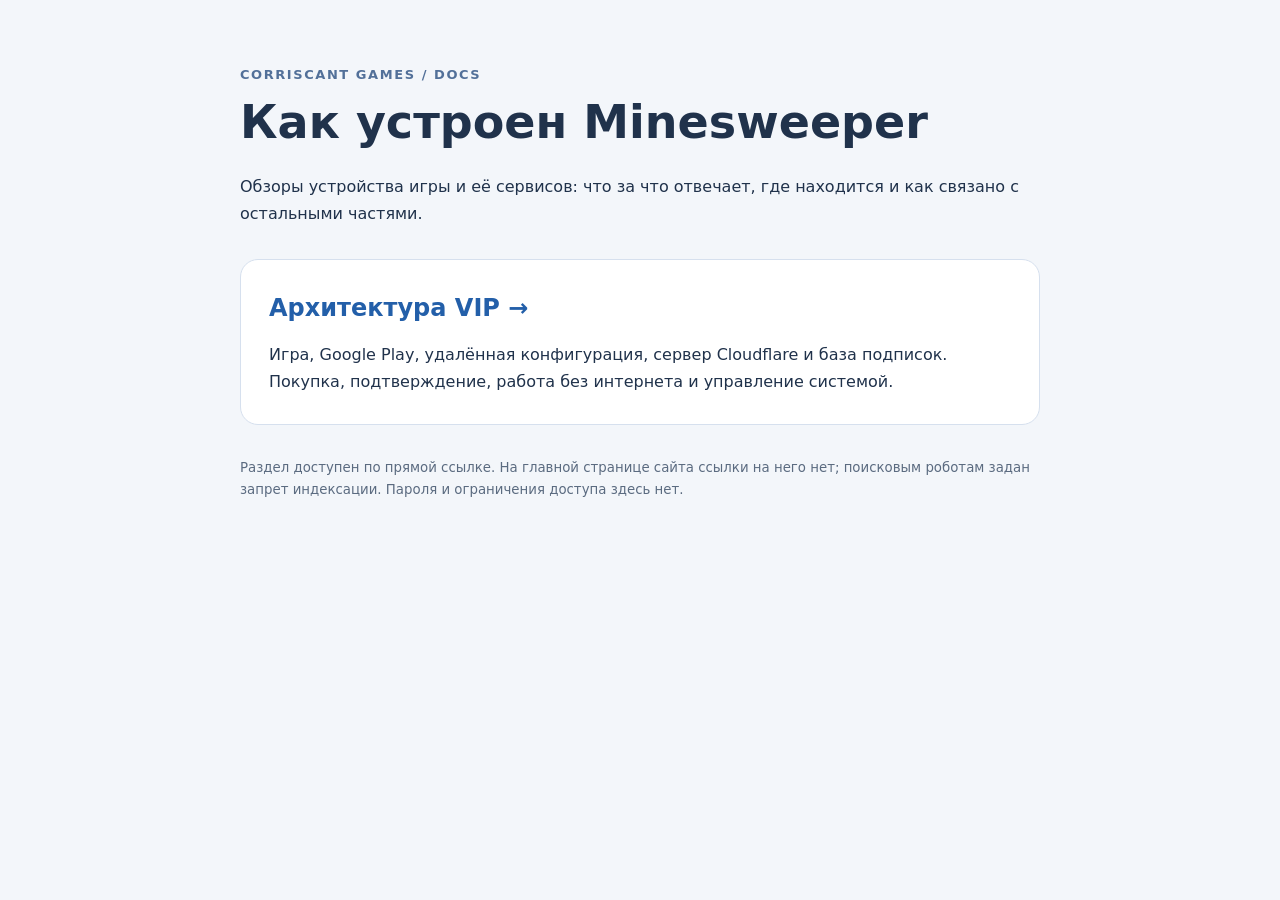
<file: docs/index.html>
<!doctype html>
<html lang="ru">
<head>
  <meta charset="utf-8">
  <meta name="viewport" content="width=device-width, initial-scale=1">
  <meta name="robots" content="noindex, nofollow">
  <title>Документация — Minesweeper</title>
  <style>
    :root { color-scheme: light; font-family: system-ui, sans-serif; color: #20324b; background: #f3f6fa; }
    body { margin: 0; line-height: 1.7; }
    main { max-width: 800px; margin: auto; padding: 64px 24px; }
    h1 { line-height: 1.15; font-size: clamp(30px, 5vw, 46px); margin: 10px 0 24px; }
    .eyebrow { color: #527099; font-size: 13px; font-weight: 700; letter-spacing: .12em; }
    .card { display: block; background: white; border: 1px solid #d6e0ee; border-radius: 18px; padding: 28px; margin: 32px 0; text-decoration: none; color: inherit; }
    .card:hover { border-color: #356cc0; box-shadow: 0 8px 30px #20324b0d; }
    .card:focus-visible { outline: 3px solid #356cc0; outline-offset: 4px; }
    .card h2 { margin: 0 0 12px; color: #235fa9; }
    .card p { margin: 0; }
    small { display: block; color: #5b6b80; }
  </style>
</head>
<body>
  <main>
    <div class="eyebrow">CORRISCANT GAMES / DOCS</div>
    <h1>Как устроен Minesweeper</h1>
    <p>Обзоры устройства игры и её сервисов: что за что отвечает, где находится и как связано с остальными частями.</p>
    <a class="card" href="vip/">
      <h2>Архитектура VIP →</h2>
      <p>Игра, Google Play, удалённая конфигурация, сервер Cloudflare и база подписок. Покупка, подтверждение, работа без интернета и управление системой.</p>
    </a>
    <small>Раздел доступен по прямой ссылке. На главной странице сайта ссылки на него нет; поисковым роботам задан запрет индексации. Пароля и ограничения доступа здесь нет.</small>
  </main>
</body>
</html>
</file>
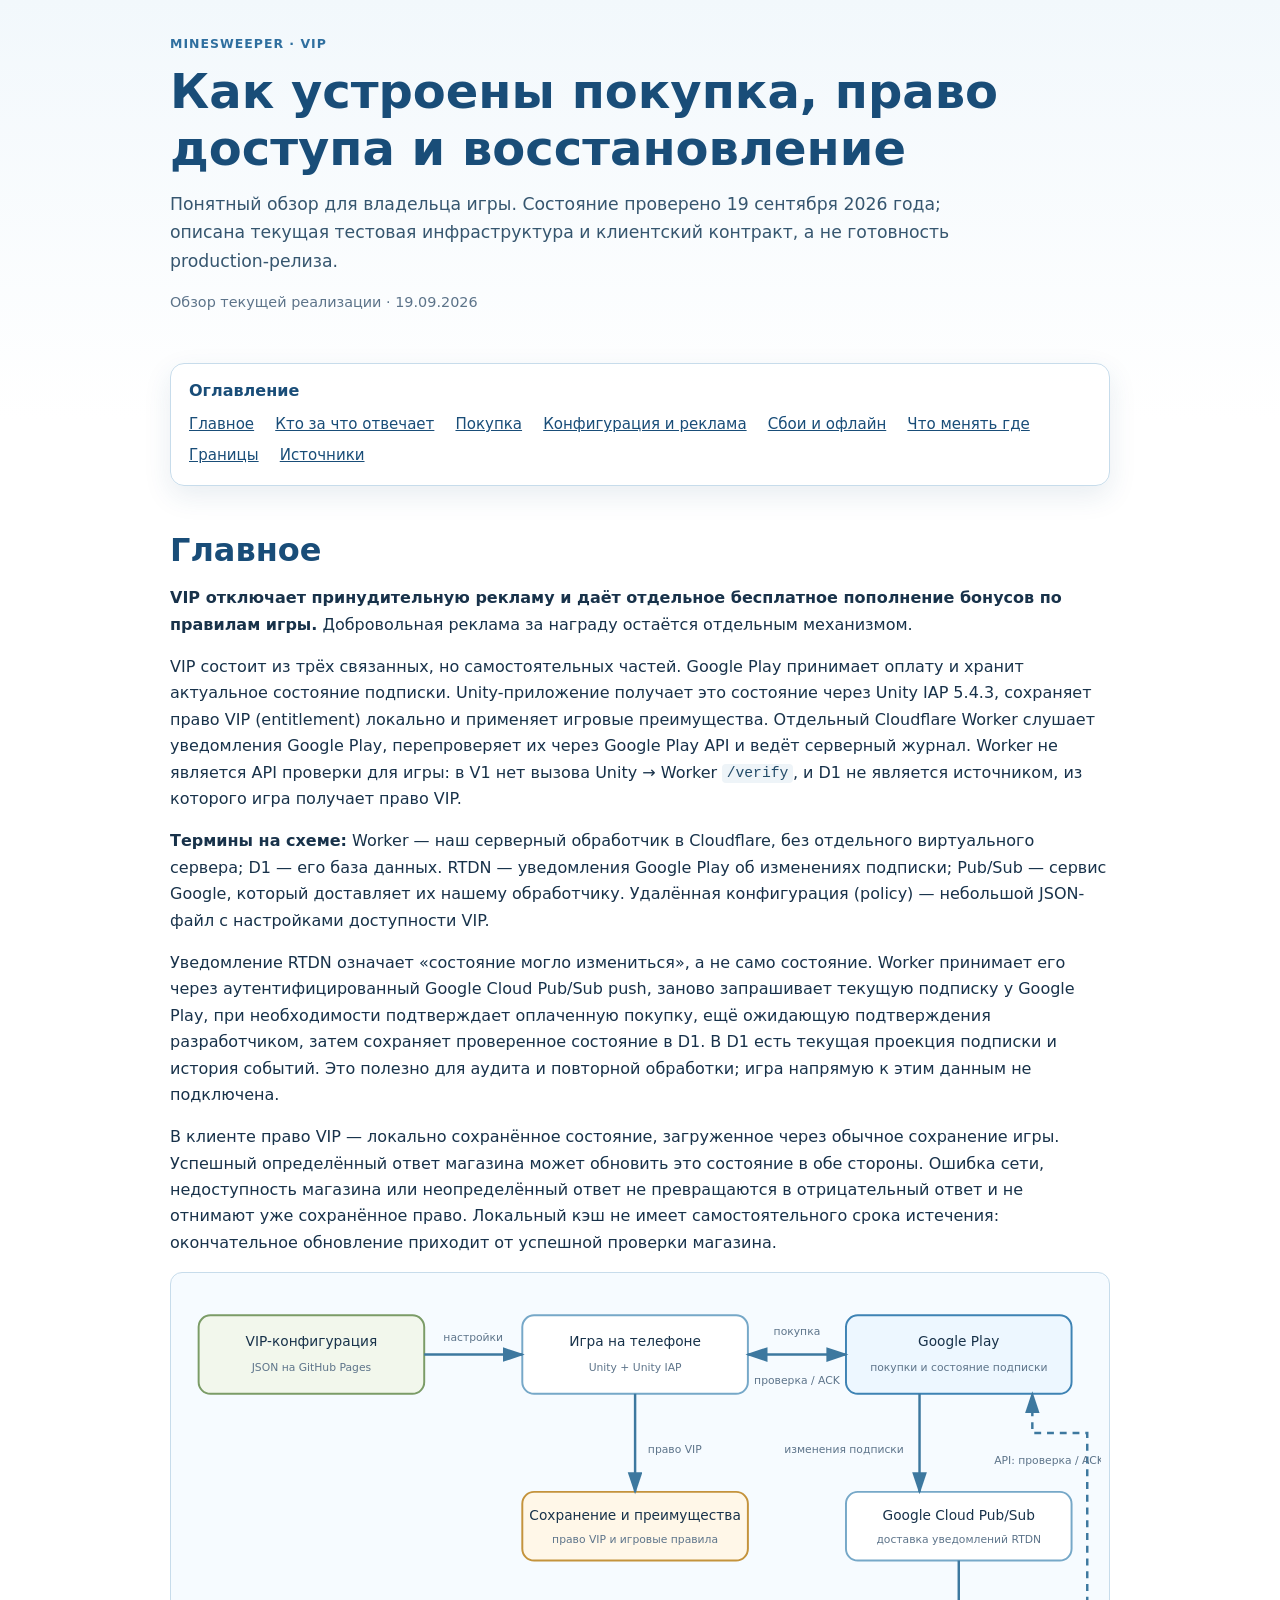
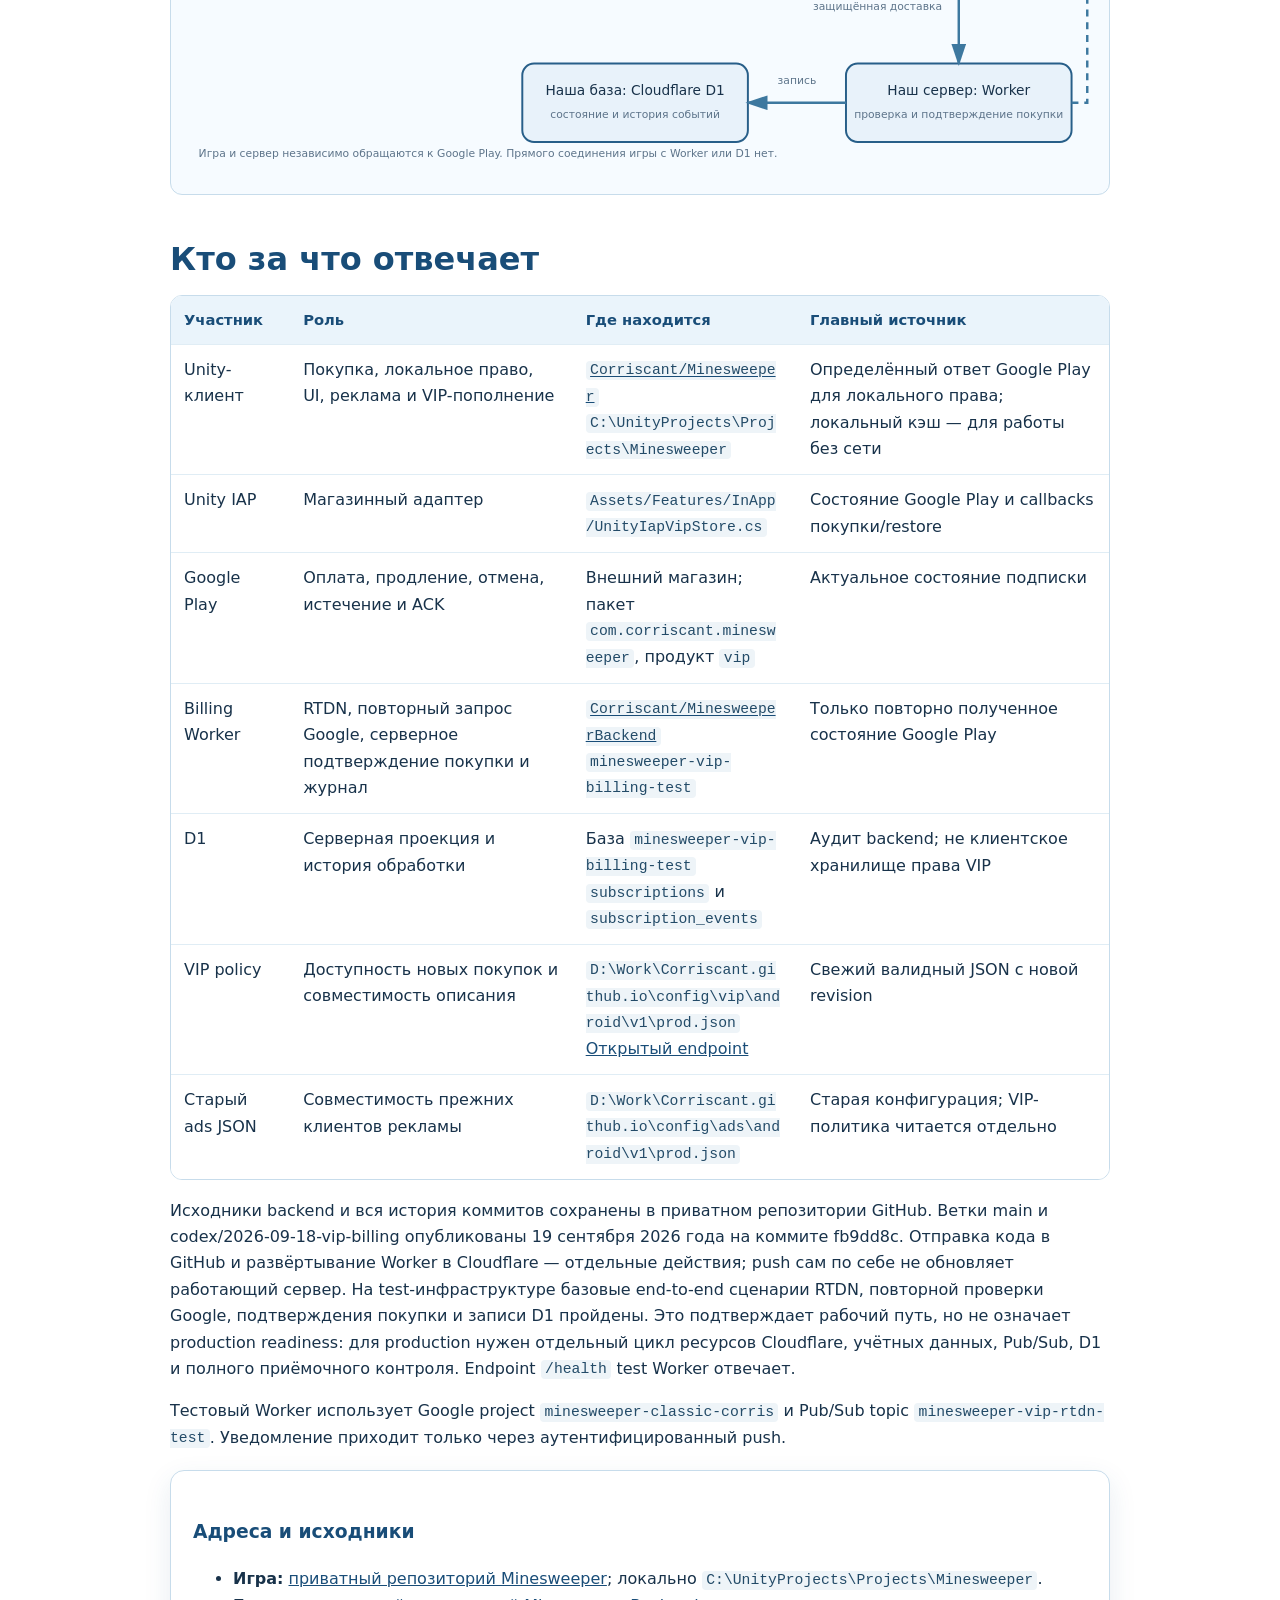
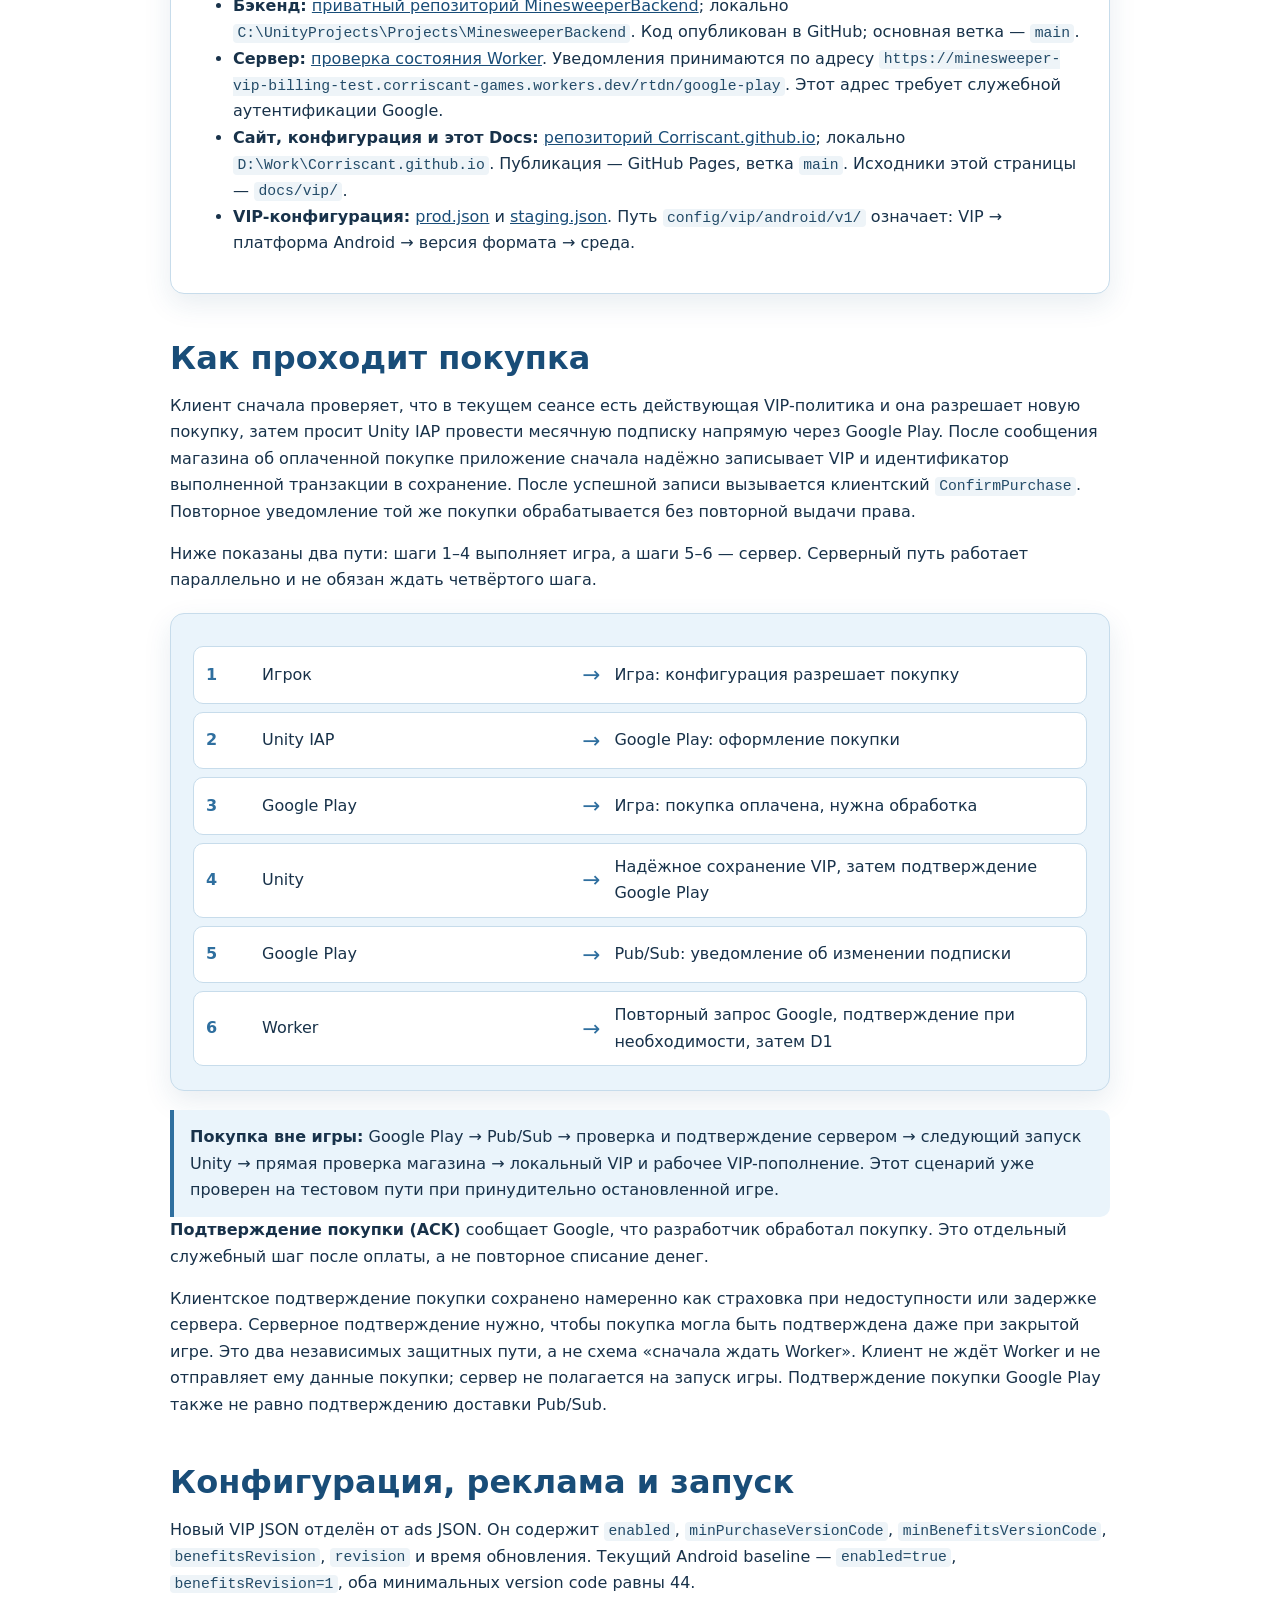
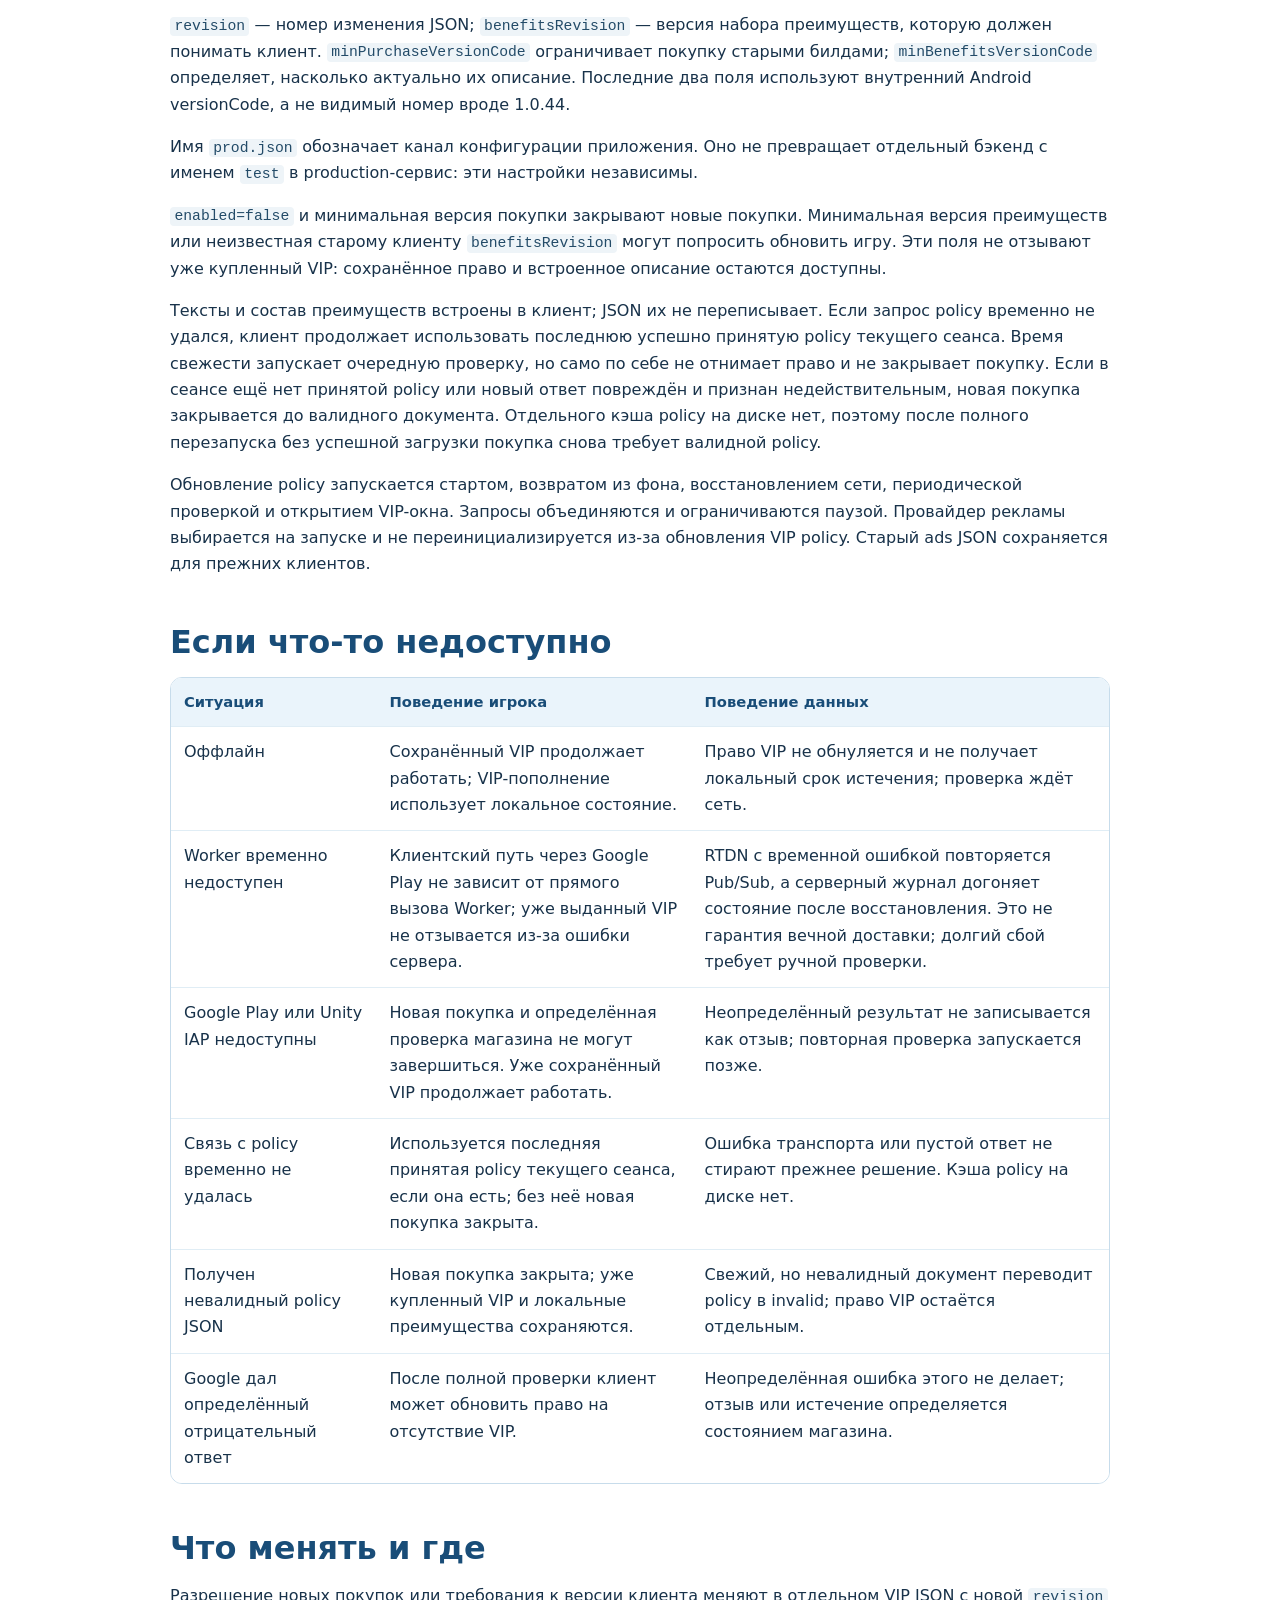
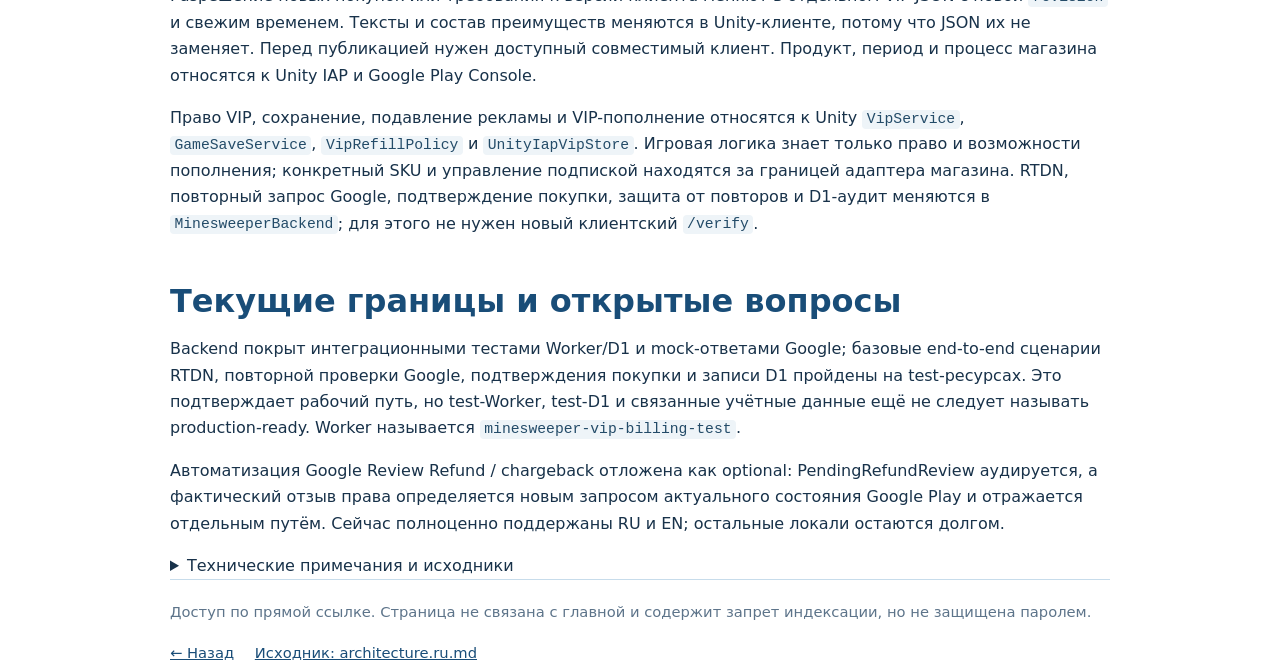
<file: docs/vip/index.html>
<!doctype html>
<html lang="ru">
<head>
  <meta charset="utf-8">
  <meta name="viewport" content="width=device-width, initial-scale=1">
  <meta name="robots" content="noindex, nofollow">
  <meta name="description" content="Понятный обзор текущей архитектуры VIP Minesweeper: Google Play, Unity, RTDN, Worker, D1 и удалённая policy.">
  <title>VIP — архитектура и границы ответственности</title>
  <style>
    :root {
      --ink: #18324a;
      --muted: #5d748a;
      --blue: #2f6f9f;
      --blue-dark: #194d78;
      --blue-soft: #eaf4fb;
      --blue-pale: #f6fbff;
      --line: #c7dceb;
      --white: #fff;
      --shadow: 0 10px 28px rgba(28, 83, 120, .10);
    }
    * { box-sizing: border-box; }
    html { scroll-behavior: smooth; }
    body {
      margin: 0;
      color: var(--ink);
      background: linear-gradient(180deg, #f2f8fc 0, #fff 420px);
      font: 16px/1.65 system-ui, -apple-system, "Segoe UI", sans-serif;
    }
    a { color: var(--blue-dark); }
    .wrap { width: min(940px, calc(100% - 32px)); margin: 0 auto; }
    header { padding: 34px 0 24px; }
    .eyebrow { color: var(--blue); font-size: .78rem; font-weight: 700; letter-spacing: .08em; text-transform: uppercase; }
    h1, h2 { color: var(--blue-dark); line-height: 1.2; }
    h1 { margin: 8px 0 12px; font-size: clamp(2rem, 5vw, 3rem); }
    h2 { margin: 2.8rem 0 1rem; font-size: clamp(1.45rem, 3vw, 2rem); scroll-margin-top: 20px; }
    h3 { color: var(--blue-dark); margin-top: 1.6rem; }
    p { margin: 0 0 1rem; }
    .lede { max-width: 780px; color: #36566f; font-size: 1.08rem; }
    .meta { color: var(--muted); font-size: .9rem; }
    nav {
      margin: 8px 0 28px;
      padding: 14px 18px;
      border: 1px solid var(--line);
      border-radius: 14px;
      background: rgba(255,255,255,.82);
      box-shadow: var(--shadow);
    }
    nav strong { display: block; margin-bottom: 5px; color: var(--blue-dark); }
    nav a { display: inline-block; margin: 3px 16px 3px 0; font-size: .94rem; }
    .panel {
      margin: 1.2rem 0;
      padding: 20px 22px;
      border: 1px solid var(--line);
      border-radius: 14px;
      background: var(--white);
      box-shadow: var(--shadow);
    }
    .panel.blue { background: var(--blue-soft); }
    .diagram { overflow-x: auto; padding: 8px; border-radius: 12px; background: var(--blue-pale); border: 1px solid var(--line); }
    svg.arch { display: block; min-width: 760px; width: 100%; height: auto; }
    svg .box { fill: #fff; stroke: #76a8c8; stroke-width: 2; }
    svg .box.store { fill: #edf7ff; stroke: #3e83b4; }
    svg .box.server { fill: #e8f2fa; stroke: #285f89; }
    svg .box.policy { fill: #f2f7ec; stroke: #7b9c67; }
    svg .box.game { fill: #fff7e8; stroke: #c4933c; }
    svg text { fill: var(--ink); font-family: system-ui, sans-serif; font-size: 14px; }
    svg text.small { fill: var(--muted); font-size: 11px; }
    svg .arrow { fill: none; stroke: #3d789f; stroke-width: 2.5; marker-end: url(#arrow); }
    svg .dashed { stroke-dasharray: 7 6; }
    .sequence { display: grid; gap: 8px; margin: 12px 0 4px; }
    .step { display: grid; grid-template-columns: 46px minmax(130px, 1fr) 26px minmax(160px, 1.5fr); align-items: center; gap: 10px; padding: 10px 12px; border: 1px solid var(--line); border-radius: 10px; background: #fff; }
    .step b { color: var(--blue); }
    .step .arrow-text { color: var(--blue); font-size: 1.35rem; text-align: center; }
    .track { margin-top: 14px; padding: 14px 16px; border-left: 4px solid var(--blue); background: var(--blue-soft); border-radius: 0 10px 10px 0; }
    .table-wrap { overflow-x: auto; margin: 12px 0 18px; border: 1px solid var(--line); border-radius: 12px; }
    table { width: 100%; min-width: 760px; border-collapse: collapse; background: #fff; }
    th, td { padding: 12px 13px; text-align: left; vertical-align: top; border-bottom: 1px solid #e0edf5; }
    th { color: var(--blue-dark); background: var(--blue-soft); font-size: .92rem; }
    tr:last-child td { border-bottom: 0; }
    code { overflow-wrap: anywhere; padding: .1em .3em; border-radius: 4px; background: #eef4f8; color: #234b68; font-size: .92em; }
    footer { margin: 3rem 0 4rem; padding-top: 20px; border-top: 1px solid var(--line); color: var(--muted); font-size: .92rem; }
    footer a { margin-right: 16px; }
    @media (max-width: 620px) {
      .wrap { width: min(100% - 22px, 940px); }
      header { padding-top: 22px; }
      .panel { padding: 16px; }
      .step { grid-template-columns: 32px 1fr; gap: 2px 8px; }
      .step .arrow-text { display: none; }
      .step span:last-child { grid-column: 2; color: var(--muted); }
      nav a { margin-right: 10px; }
    }
  </style>
</head>
<body>
  <header class="wrap">
    <div class="eyebrow">Minesweeper · VIP</div>
    <h1>Как устроены покупка, право доступа и восстановление</h1>
    <p class="lede">Понятный обзор для владельца игры. Состояние проверено 19 сентября 2026 года; описана текущая тестовая инфраструктура и клиентский контракт, а не готовность production-релиза.</p>
    <p class="meta">Обзор текущей реализации · 19.09.2026</p>
  </header>

  <main class="wrap">
    <nav aria-label="Оглавление">
      <strong>Оглавление</strong>
      <a href="#main">Главное</a>
      <a href="#roles">Кто за что отвечает</a>
      <a href="#purchase">Покупка</a>
      <a href="#policy">Конфигурация и реклама</a>
      <a href="#failures">Сбои и офлайн</a>
      <a href="#changes">Что менять где</a>
      <a href="#limits">Границы</a>
      <a href="#sources">Источники</a>
    </nav>

    <section id="main">
      <h2>Главное</h2>
      <p><strong>VIP отключает принудительную рекламу и даёт отдельное бесплатное пополнение бонусов по правилам игры.</strong> Добровольная реклама за награду остаётся отдельным механизмом.</p>
      <p>VIP состоит из трёх связанных, но самостоятельных частей. Google Play принимает оплату и хранит актуальное состояние подписки. Unity-приложение получает это состояние через Unity IAP 5.4.3, сохраняет право VIP (entitlement) локально и применяет игровые преимущества. Отдельный Cloudflare Worker слушает уведомления Google Play, перепроверяет их через Google Play API и ведёт серверный журнал. Worker не является API проверки для игры: в V1 нет вызова Unity → Worker <code>/verify</code>, и D1 не является источником, из которого игра получает право VIP.</p>
      <p><strong>Термины на схеме:</strong> Worker — наш серверный обработчик в Cloudflare, без отдельного виртуального сервера; D1 — его база данных. RTDN — уведомления Google Play об изменениях подписки; Pub/Sub — сервис Google, который доставляет их нашему обработчику. Удалённая конфигурация (policy) — небольшой JSON-файл с настройками доступности VIP.</p>
      <p>Уведомление RTDN означает «состояние могло измениться», а не само состояние. Worker принимает его через аутентифицированный Google Cloud Pub/Sub push, заново запрашивает текущую подписку у Google Play, при необходимости подтверждает оплаченную покупку, ещё ожидающую подтверждения разработчиком, затем сохраняет проверенное состояние в D1. В D1 есть текущая проекция подписки и история событий. Это полезно для аудита и повторной обработки; игра напрямую к этим данным не подключена.</p>
      <p>В клиенте право VIP — локально сохранённое состояние, загруженное через обычное сохранение игры. Успешный определённый ответ магазина может обновить это состояние в обе стороны. Ошибка сети, недоступность магазина или неопределённый ответ не превращаются в отрицательный ответ и не отнимают уже сохранённое право. Локальный кэш не имеет самостоятельного срока истечения: окончательное обновление приходит от успешной проверки магазина.</p>
      <div class="diagram" role="img" aria-label="Схема взаимодействия игрока, Unity, Google Play, PubSub, Worker, D1 и VIP policy">
        <svg class="arch" viewBox="0 0 940 515" xmlns="http://www.w3.org/2000/svg">
<defs><marker id="arrow" markerWidth="10" markerHeight="10" refX="8" refY="3" orient="auto-start-reverse"><path d="M0,0 L0,6 L9,3 z" fill="#3d789f"/></marker></defs>
<rect class="box policy" x="20" y="35" width="230" height="80" rx="12"/><text x="135" y="66" text-anchor="middle">VIP-конфигурация</text><text class="small" x="135" y="92" text-anchor="middle">JSON на GitHub Pages</text>
<rect class="box" x="350" y="35" width="230" height="80" rx="12"/><text x="465" y="66" text-anchor="middle">Игра на телефоне</text><text class="small" x="465" y="92" text-anchor="middle">Unity + Unity IAP</text>
<rect class="box store" x="680" y="35" width="230" height="80" rx="12"/><text x="795" y="66" text-anchor="middle">Google Play</text><text class="small" x="795" y="92" text-anchor="middle">покупки и состояние подписки</text>
<rect class="box game" x="350" y="215" width="230" height="70" rx="12"/><text x="465" y="244" text-anchor="middle">Сохранение и преимущества</text><text class="small" x="465" y="267" text-anchor="middle">право VIP и игровые правила</text>
<rect class="box" x="680" y="215" width="230" height="70" rx="12"/><text x="795" y="244" text-anchor="middle">Google Cloud Pub/Sub</text><text class="small" x="795" y="267" text-anchor="middle">доставка уведомлений RTDN</text>
<rect class="box server" x="680" y="390" width="230" height="80" rx="12"/><text x="795" y="422" text-anchor="middle">Наш сервер: Worker</text><text class="small" x="795" y="446" text-anchor="middle">проверка и подтверждение покупки</text>
<rect class="box server" x="350" y="390" width="230" height="80" rx="12"/><text x="465" y="422" text-anchor="middle">Наша база: Cloudflare D1</text><text class="small" x="465" y="446" text-anchor="middle">состояние и история событий</text>
<line class="arrow" x1="250" y1="75" x2="350" y2="75"/><text class="small" x="300" y="61" text-anchor="middle">настройки</text>
<line class="arrow" style="marker-start:url(#arrow)" x1="580" y1="75" x2="680" y2="75"/><text class="small" x="630" y="55" text-anchor="middle">покупка</text><text class="small" x="630" y="105" text-anchor="middle">проверка / ACK</text>
<line class="arrow" x1="465" y1="115" x2="465" y2="215"/><text class="small" x="478" y="175">право VIP</text>
<line class="arrow" x1="755" y1="115" x2="755" y2="215"/><text class="small" x="739" y="175" text-anchor="end">изменения подписки</text>
<line class="arrow" x1="795" y1="285" x2="795" y2="390"/><text class="small" x="778" y="335" text-anchor="end">защищённая доставка</text>
<line class="arrow" x1="680" y1="430" x2="580" y2="430"/><text class="small" x="630" y="411" text-anchor="middle">запись</text>
<path class="arrow dashed" d="M910 430 L926 430 L926 155 L870 155 L870 115"/><text class="small" x="887" y="187" text-anchor="middle">API: проверка / ACK</text>
<text class="small" x="20" y="485">Игра и сервер независимо обращаются к Google Play. Прямого соединения игры с Worker или D1 нет.</text>
</svg>
      </div>
    </section>

    <section id="roles">
      <h2>Кто за что отвечает</h2>
      <div class="table-wrap">
        <table>
          <thead><tr><th>Участник</th><th>Роль</th><th>Где находится</th><th>Главный источник</th></tr></thead>
          <tbody>
            <tr><td>Unity-клиент</td><td>Покупка, локальное право, UI, реклама и VIP-пополнение</td><td><a href="https://github.com/Corriscant/Minesweeper"><code>Corriscant/Minesweeper</code></a><br><code>C:\UnityProjects\Projects\Minesweeper</code></td><td>Определённый ответ Google Play для локального права; локальный кэш — для работы без сети</td></tr>
            <tr><td>Unity IAP</td><td>Магазинный адаптер</td><td><code>Assets/Features/InApp/UnityIapVipStore.cs</code></td><td>Состояние Google Play и callbacks покупки/restore</td></tr>
            <tr><td>Google Play</td><td>Оплата, продление, отмена, истечение и ACK</td><td>Внешний магазин; пакет <code>com.corriscant.minesweeper</code>, продукт <code>vip</code></td><td>Актуальное состояние подписки</td></tr>
            <tr><td>Billing Worker</td><td>RTDN, повторный запрос Google, серверное подтверждение покупки и журнал</td><td><a href="https://github.com/Corriscant/MinesweeperBackend"><code>Corriscant/MinesweeperBackend</code></a><br><code>minesweeper-vip-billing-test</code></td><td>Только повторно полученное состояние Google Play</td></tr>
            <tr><td>D1</td><td>Серверная проекция и история обработки</td><td>База <code>minesweeper-vip-billing-test</code><br><code>subscriptions</code> и <code>subscription_events</code></td><td>Аудит backend; не клиентское хранилище права VIP</td></tr>
            <tr><td>VIP policy</td><td>Доступность новых покупок и совместимость описания</td><td><code>D:\Work\Corriscant.github.io\config\vip\android\v1\prod.json</code><br><a href="https://corriscant.github.io/config/vip/android/v1/prod.json">Открытый endpoint</a></td><td>Свежий валидный JSON с новой revision</td></tr>
            <tr><td>Старый ads JSON</td><td>Совместимость прежних клиентов рекламы</td><td><code>D:\Work\Corriscant.github.io\config\ads\android\v1\prod.json</code></td><td>Старая конфигурация; VIP-политика читается отдельно</td></tr>
          </tbody>
        </table>
      </div>
      <p>Исходники backend и вся история коммитов сохранены в приватном репозитории GitHub. Ветки main и codex/2026-09-18-vip-billing опубликованы 19 сентября 2026 года на коммите fb9dd8c. Отправка кода в GitHub и развёртывание Worker в Cloudflare — отдельные действия; push сам по себе не обновляет работающий сервер. На test-инфраструктуре базовые end-to-end сценарии RTDN, повторной проверки Google, подтверждения покупки и записи D1 пройдены. Это подтверждает рабочий путь, но не означает production readiness: для production нужен отдельный цикл ресурсов Cloudflare, учётных данных, Pub/Sub, D1 и полного приёмочного контроля. Endpoint <code>/health</code> test Worker отвечает.</p>
      <p>Тестовый Worker использует Google project <code>minesweeper-classic-corris</code> и Pub/Sub topic <code>minesweeper-vip-rtdn-test</code>. Уведомление приходит только через аутентифицированный push.</p>
    </section>

<div class="panel"><h3>Адреса и исходники</h3>
<ul>
<li><strong>Игра:</strong> <a href="https://github.com/Corriscant/Minesweeper">приватный репозиторий Minesweeper</a>; локально <code>C:\UnityProjects\Projects\Minesweeper</code>.</li>
<li><strong>Бэкенд:</strong> <a href="https://github.com/Corriscant/MinesweeperBackend">приватный репозиторий MinesweeperBackend</a>; локально <code>C:\UnityProjects\Projects\MinesweeperBackend</code>. Код опубликован в GitHub; основная ветка — <code>main</code>.</li>
<li><strong>Сервер:</strong> <a href="https://minesweeper-vip-billing-test.corriscant-games.workers.dev/health">проверка состояния Worker</a>. Уведомления принимаются по адресу <code>https://minesweeper-vip-billing-test.corriscant-games.workers.dev/rtdn/google-play</code>. Этот адрес требует служебной аутентификации Google.</li>
<li><strong>Сайт, конфигурация и этот Docs:</strong> <a href="https://github.com/Corriscant/Corriscant.github.io">репозиторий Corriscant.github.io</a>; локально <code>D:\Work\Corriscant.github.io</code>. Публикация — GitHub Pages, ветка <code>main</code>. Исходники этой страницы — <code>docs/vip/</code>.</li>
<li><strong>VIP-конфигурация:</strong> <a href="https://corriscant.github.io/config/vip/android/v1/prod.json">prod.json</a> и <a href="https://corriscant.github.io/config/vip/android/v1/staging.json">staging.json</a>. Путь <code>config/vip/android/v1/</code> означает: VIP → платформа Android → версия формата → среда.</li>
</ul></div>
    <section id="purchase">
      <h2>Как проходит покупка</h2>
      <p>Клиент сначала проверяет, что в текущем сеансе есть действующая VIP-политика и она разрешает новую покупку, затем просит Unity IAP провести месячную подписку напрямую через Google Play. После сообщения магазина об оплаченной покупке приложение сначала надёжно записывает VIP и идентификатор выполненной транзакции в сохранение. После успешной записи вызывается клиентский <code>ConfirmPurchase</code>. Повторное уведомление той же покупки обрабатывается без повторной выдачи права.</p>
      <p>Ниже показаны два пути: шаги 1–4 выполняет игра, а шаги 5–6 — сервер. Серверный путь работает параллельно и не обязан ждать четвёртого шага.</p>
      <div class="panel blue" aria-label="Последовательность обычной покупки">
        <div class="sequence">
          <div class="step"><b>1</b><span>Игрок</span><span class="arrow-text">→</span><span>Игра: конфигурация разрешает покупку</span></div>
          <div class="step"><b>2</b><span>Unity IAP</span><span class="arrow-text">→</span><span>Google Play: оформление покупки</span></div>
          <div class="step"><b>3</b><span>Google Play</span><span class="arrow-text">→</span><span>Игра: покупка оплачена, нужна обработка</span></div>
          <div class="step"><b>4</b><span>Unity</span><span class="arrow-text">→</span><span>Надёжное сохранение VIP, затем подтверждение Google Play</span></div>
          <div class="step"><b>5</b><span>Google Play</span><span class="arrow-text">→</span><span>Pub/Sub: уведомление об изменении подписки</span></div>
          <div class="step"><b>6</b><span>Worker</span><span class="arrow-text">→</span><span>Повторный запрос Google, подтверждение при необходимости, затем D1</span></div>
        </div>
      </div>
      <div class="track"><strong>Покупка вне игры:</strong> Google Play → Pub/Sub → проверка и подтверждение сервером → следующий запуск Unity → прямая проверка магазина → локальный VIP и рабочее VIP-пополнение. Этот сценарий уже проверен на тестовом пути при принудительно остановленной игре.</div>
      <p><strong>Подтверждение покупки (ACK)</strong> сообщает Google, что разработчик обработал покупку. Это отдельный служебный шаг после оплаты, а не повторное списание денег.</p>
      <p>Клиентское подтверждение покупки сохранено намеренно как страховка при недоступности или задержке сервера. Серверное подтверждение нужно, чтобы покупка могла быть подтверждена даже при закрытой игре. Это два независимых защитных пути, а не схема «сначала ждать Worker». Клиент не ждёт Worker и не отправляет ему данные покупки; сервер не полагается на запуск игры. Подтверждение покупки Google Play также не равно подтверждению доставки Pub/Sub.</p>
    </section>

    <section id="policy">
      <h2>Конфигурация, реклама и запуск</h2>
      <p>Новый VIP JSON отделён от ads JSON. Он содержит <code>enabled</code>, <code>minPurchaseVersionCode</code>, <code>minBenefitsVersionCode</code>, <code>benefitsRevision</code>, <code>revision</code> и время обновления. Текущий Android baseline — <code>enabled=true</code>, <code>benefitsRevision=1</code>, оба минимальных version code равны 44.</p>
      <p><code>revision</code> — номер изменения JSON; <code>benefitsRevision</code> — версия набора преимуществ, которую должен понимать клиент. <code>minPurchaseVersionCode</code> ограничивает покупку старыми билдами; <code>minBenefitsVersionCode</code> определяет, насколько актуально их описание. Последние два поля используют внутренний Android versionCode, а не видимый номер вроде 1.0.44.</p>
      <p>Имя <code>prod.json</code> обозначает канал конфигурации приложения. Оно не превращает отдельный бэкенд с именем <code>test</code> в production-сервис: эти настройки независимы.</p>
      <p><code>enabled=false</code> и минимальная версия покупки закрывают новые покупки. Минимальная версия преимуществ или неизвестная старому клиенту <code>benefitsRevision</code> могут попросить обновить игру. Эти поля не отзывают уже купленный VIP: сохранённое право и встроенное описание остаются доступны.</p>
      <p>Тексты и состав преимуществ встроены в клиент; JSON их не переписывает. Если запрос policy временно не удался, клиент продолжает использовать последнюю успешно принятую policy текущего сеанса. Время свежести запускает очередную проверку, но само по себе не отнимает право и не закрывает покупку. Если в сеансе ещё нет принятой policy или новый ответ повреждён и признан недействительным, новая покупка закрывается до валидного документа. Отдельного кэша policy на диске нет, поэтому после полного перезапуска без успешной загрузки покупка снова требует валидной policy.</p>
      <p>Обновление policy запускается стартом, возвратом из фона, восстановлением сети, периодической проверкой и открытием VIP-окна. Запросы объединяются и ограничиваются паузой. Провайдер рекламы выбирается на запуске и не переинициализируется из-за обновления VIP policy. Старый ads JSON сохраняется для прежних клиентов.</p>
    </section>

    <section id="failures">
      <h2>Если что-то недоступно</h2>
      <div class="table-wrap">
        <table>
          <thead><tr><th>Ситуация</th><th>Поведение игрока</th><th>Поведение данных</th></tr></thead>
          <tbody>
            <tr><td>Оффлайн</td><td>Сохранённый VIP продолжает работать; VIP-пополнение использует локальное состояние.</td><td>Право VIP не обнуляется и не получает локальный срок истечения; проверка ждёт сеть.</td></tr>
            <tr><td>Worker временно недоступен</td><td>Клиентский путь через Google Play не зависит от прямого вызова Worker; уже выданный VIP не отзывается из-за ошибки сервера.</td><td>RTDN с временной ошибкой повторяется Pub/Sub, а серверный журнал догоняет состояние после восстановления. Это не гарантия вечной доставки; долгий сбой требует ручной проверки.</td></tr>
            <tr><td>Google Play или Unity IAP недоступны</td><td>Новая покупка и определённая проверка магазина не могут завершиться. Уже сохранённый VIP продолжает работать.</td><td>Неопределённый результат не записывается как отзыв; повторная проверка запускается позже.</td></tr>
            <tr><td>Связь с policy временно не удалась</td><td>Используется последняя принятая policy текущего сеанса, если она есть; без неё новая покупка закрыта.</td><td>Ошибка транспорта или пустой ответ не стирают прежнее решение. Кэша policy на диске нет.</td></tr>
            <tr><td>Получен невалидный policy JSON</td><td>Новая покупка закрыта; уже купленный VIP и локальные преимущества сохраняются.</td><td>Свежий, но невалидный документ переводит policy в invalid; право VIP остаётся отдельным.</td></tr>
            <tr><td>Google дал определённый отрицательный ответ</td><td>После полной проверки клиент может обновить право на отсутствие VIP.</td><td>Неопределённая ошибка этого не делает; отзыв или истечение определяется состоянием магазина.</td></tr>
          </tbody>
        </table>
      </div>
    </section>

    <section id="changes">
      <h2>Что менять и где</h2>
      <p>Разрешение новых покупок или требования к версии клиента меняют в отдельном VIP JSON с новой <code>revision</code> и свежим временем. Тексты и состав преимуществ меняются в Unity-клиенте, потому что JSON их не заменяет. Перед публикацией нужен доступный совместимый клиент. Продукт, период и процесс магазина относятся к Unity IAP и Google Play Console.</p>
      <p>Право VIP, сохранение, подавление рекламы и VIP-пополнение относятся к Unity <code>VipService</code>, <code>GameSaveService</code>, <code>VipRefillPolicy</code> и <code>UnityIapVipStore</code>. Игровая логика знает только право и возможности пополнения; конкретный SKU и управление подпиской находятся за границей адаптера магазина. RTDN, повторный запрос Google, подтверждение покупки, защита от повторов и D1-аудит меняются в <code>MinesweeperBackend</code>; для этого не нужен новый клиентский <code>/verify</code>.</p>
    </section>

    <section id="limits">
      <h2>Текущие границы и открытые вопросы</h2>
      <p>Backend покрыт интеграционными тестами Worker/D1 и mock-ответами Google; базовые end-to-end сценарии RTDN, повторной проверки Google, подтверждения покупки и записи D1 пройдены на test-ресурсах. Это подтверждает рабочий путь, но test-Worker, test-D1 и связанные учётные данные ещё не следует называть production-ready. Worker называется <code>minesweeper-vip-billing-test</code>.</p>
      <p>Автоматизация Google Review Refund / chargeback отложена как optional: PendingRefundReview аудируется, а фактический отзыв права определяется новым запросом актуального состояния Google Play и отражается отдельным путём. Сейчас полноценно поддержаны RU и EN; остальные локали остаются долгом.</p>
    </section>

    <section id="sources">
      <details>
        <summary>Технические примечания и исходники</summary>
        <ul>
          <li>Backend: <code>README.md</code>, <code>wrangler.jsonc</code>, <code>src/auth.ts</code>, <code>src/rtdn.ts</code>, <code>src/google-play.ts</code>, <code>src/processor.ts</code>, <code>src/db.ts</code>, <code>migrations/0001_initial.sql</code>.</li>
          <li>Unity: <code>VIP_Next_Chat_Handoff_2026-09-19.md</code>, <code>VIP_Store_Recovery_Coordination_2026-09-19.md</code>, актуальные <code>VipService.cs</code>, <code>UnityIapVipStore.cs</code>, <code>VipRemotePolicy.cs</code>, <code>VipConfig.asset</code> и <code>BillingMode.json</code>.</li>
          <li>Конфигурация: <a href="https://corriscant.github.io/config/vip/android/v1/prod.json"><code>config/vip/android/v1/prod.json</code></a>; baseline revision 10 на дату обзора.</li>
          <li>Репозитории: <a href="https://github.com/Corriscant/Minesweeper"><code>Corriscant/Minesweeper</code></a> и <a href="https://github.com/Corriscant/MinesweeperBackend"><code>Corriscant/MinesweeperBackend</code></a>. Секреты не включены; исходники backend опубликованы в приватном репозитории.</li>
          <li>Состав backend, текущий URL Worker и baseline policy следует перепроверить перед production-релизом. Отложенный Review Refund, реальные возвраты и дополнительные локали не входят в текущий ACK-контракт; фактический отзыв права определяется новым запросом состояния Google Play.</li>
        </ul>
      </details>
    </section>
  </main>

  <footer class="wrap">
    <p>Доступ по прямой ссылке. Страница не связана с главной и содержит запрет индексации, но не защищена паролем.</p>
    <a href="../index.html">← Назад</a>
    <a href="architecture.ru.md">Исходник: architecture.ru.md</a>
  </footer>
</body>
</html>
</file>
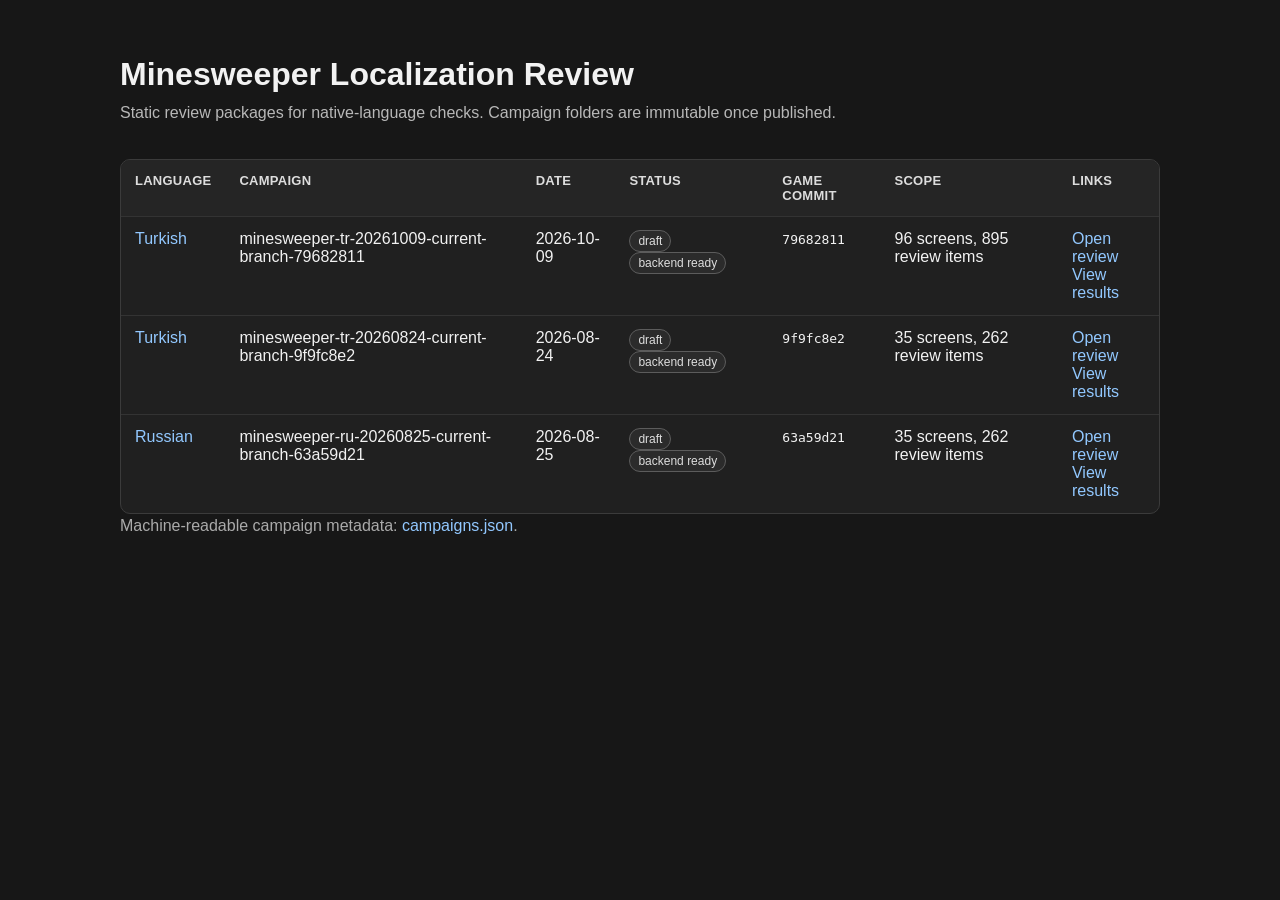
<file: localization-review/minesweeper/index.html>
<!doctype html>
<html lang="en">
<head>
  <meta charset="utf-8">
  <meta name="viewport" content="width=device-width, initial-scale=1">
  <title>Minesweeper Localization Review</title>
  <style>
    :root {
      color-scheme: dark;
      font-family: Arial, Helvetica, sans-serif;
    }

    body {
      margin: 0;
      background: #171717;
      color: #f2f2f2;
    }

    main {
      width: min(1040px, calc(100% - 40px));
      margin: 0 auto;
      padding: 56px 0 44px;
    }

    h1 {
      margin: 0 0 8px;
      font-size: 32px;
    }

    .subtitle {
      margin: 0 0 34px;
      color: #b8b8b8;
      line-height: 1.5;
    }

    .panel {
      overflow-x: auto;
      border: 1px solid #3b3b3b;
      border-radius: 10px;
      background: #202020;
    }

    table {
      width: 100%;
      min-width: 820px;
      border-collapse: collapse;
    }

    th,
    td {
      padding: 13px 14px;
      border-bottom: 1px solid #333;
      text-align: left;
      vertical-align: top;
    }

    th {
      color: #ddd;
      font-size: 13px;
      font-weight: 700;
      letter-spacing: .02em;
      text-transform: uppercase;
      background: #252525;
    }

    tr:last-child td {
      border-bottom: 0;
    }

    a {
      color: #92c8ff;
      text-decoration: none;
    }

    a:hover {
      text-decoration: underline;
    }

    .badge {
      display: inline-block;
      padding: 3px 8px;
      border: 1px solid #5c5c5c;
      border-radius: 999px;
      color: #ddd;
      font-size: 12px;
      white-space: nowrap;
      background: #2b2b2b;
    }

    .muted {
      color: #aaa;
    }
  </style>
</head>
<body>
  <main>
    <h1>Minesweeper Localization Review</h1>
    <p class="subtitle">Static review packages for native-language checks. Campaign folders are immutable once published.</p>

    <section class="panel" aria-label="Localization review campaigns">
      <table>
        <thead>
          <tr>
            <th>Language</th>
            <th>Campaign</th>
            <th>Date</th>
            <th>Status</th>
            <th>Game Commit</th>
            <th>Scope</th>
            <th>Links</th>
          </tr>
        </thead>
        <tbody>
          <tr>
            <td><a href="tr/">Turkish</a></td>
            <td>minesweeper-tr-20261009-current-branch-79682811</td>
            <td>2026-10-09</td>
            <td><span class="badge">draft</span> <span class="badge">backend ready</span></td>
            <td><code>79682811</code></td>
            <td>96 screens, 895 review items</td>
            <td>
              <a href="tr/2026-10-09-current-branch-79682811/">Open review</a><br>
              <a href="tr/2026-10-09-current-branch-79682811/admin.html">View results</a>
            </td>
          </tr>
          <tr>
            <td><a href="tr/">Turkish</a></td>
            <td>minesweeper-tr-20260824-current-branch-9f9fc8e2</td>
            <td>2026-08-24</td>
            <td><span class="badge">draft</span> <span class="badge">backend ready</span></td>
            <td><code>9f9fc8e2</code></td>
            <td>35 screens, 262 review items</td>
            <td>
              <a href="tr/2026-08-24-current-branch-9f9fc8e2/">Open review</a><br>
              <a href="tr/2026-08-24-current-branch-9f9fc8e2/admin.html">View results</a>
            </td>
          </tr>
          <tr>
            <td><a href="ru/">Russian</a></td>
            <td>minesweeper-ru-20260825-current-branch-63a59d21</td>
            <td>2026-08-25</td>
            <td><span class="badge">draft</span> <span class="badge">backend ready</span></td>
            <td><code>63a59d21</code></td>
            <td>35 screens, 262 review items</td>
            <td>
              <a href="ru/2026-08-25-current-branch-63a59d21/">Open review</a><br>
              <a href="ru/2026-08-25-current-branch-63a59d21/admin.html">View results</a>
            </td>
          </tr>
        </tbody>
      </table>
    </section>

    <p class="subtitle muted">Machine-readable campaign metadata: <a href="campaigns.json">campaigns.json</a>.</p>
  </main>
</body>
</html>
</file>
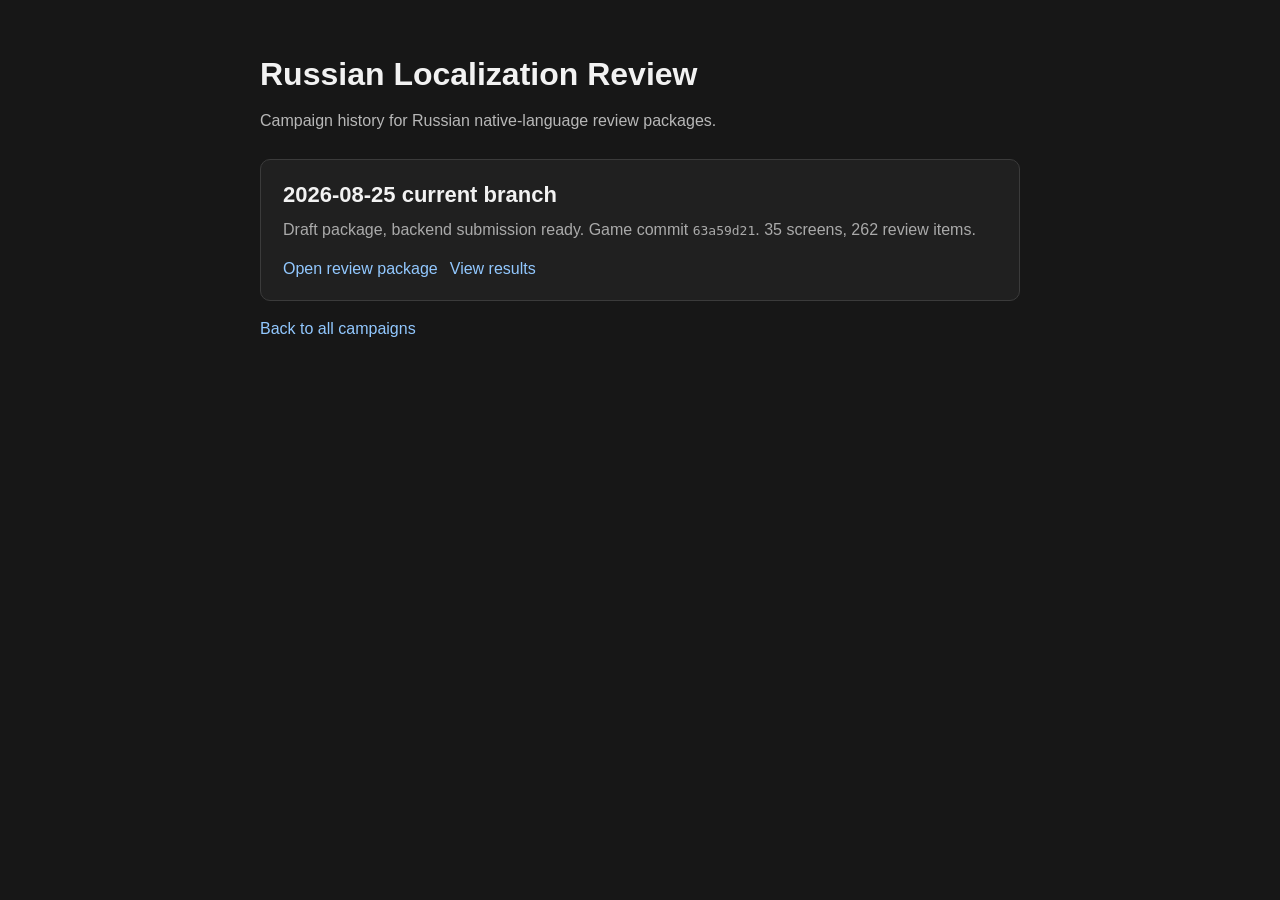
<file: localization-review/minesweeper/ru/index.html>
<!doctype html>
<html lang="en">
<head>
  <meta charset="utf-8">
  <meta name="viewport" content="width=device-width, initial-scale=1">
  <title>Russian Localization Review</title>
  <style>
    :root {
      color-scheme: dark;
      font-family: Arial, Helvetica, sans-serif;
    }

    body {
      margin: 0;
      background: #171717;
      color: #f2f2f2;
    }

    main {
      width: min(760px, calc(100% - 40px));
      margin: 0 auto;
      padding: 56px 0 44px;
    }

    h1 {
      margin: 0 0 8px;
      font-size: 32px;
    }

    p {
      color: #b8b8b8;
      line-height: 1.5;
    }

    .campaign {
      margin-top: 26px;
      padding: 22px;
      border: 1px solid #3b3b3b;
      border-radius: 10px;
      background: #202020;
    }

    h2 {
      margin: 0 0 10px;
      font-size: 22px;
    }

    a {
      color: #92c8ff;
      text-decoration: none;
    }

    a:hover {
      text-decoration: underline;
    }

    .meta {
      margin: 0 0 18px;
      color: #aaa;
    }

    .links {
      display: flex;
      flex-wrap: wrap;
      gap: 12px;
    }
  </style>
</head>
<body>
  <main>
    <h1>Russian Localization Review</h1>
    <p>Campaign history for Russian native-language review packages.</p>

    <section class="campaign">
      <h2>2026-08-25 current branch</h2>
      <p class="meta">Draft package, backend submission ready. Game commit <code>63a59d21</code>. 35 screens, 262 review items.</p>
      <div class="links">
        <a href="2026-08-25-current-branch-63a59d21/">Open review package</a>
        <a href="2026-08-25-current-branch-63a59d21/admin.html">View results</a>
      </div>
    </section>

    <p><a href="../">Back to all campaigns</a></p>
  </main>
</body>
</html>
</file>
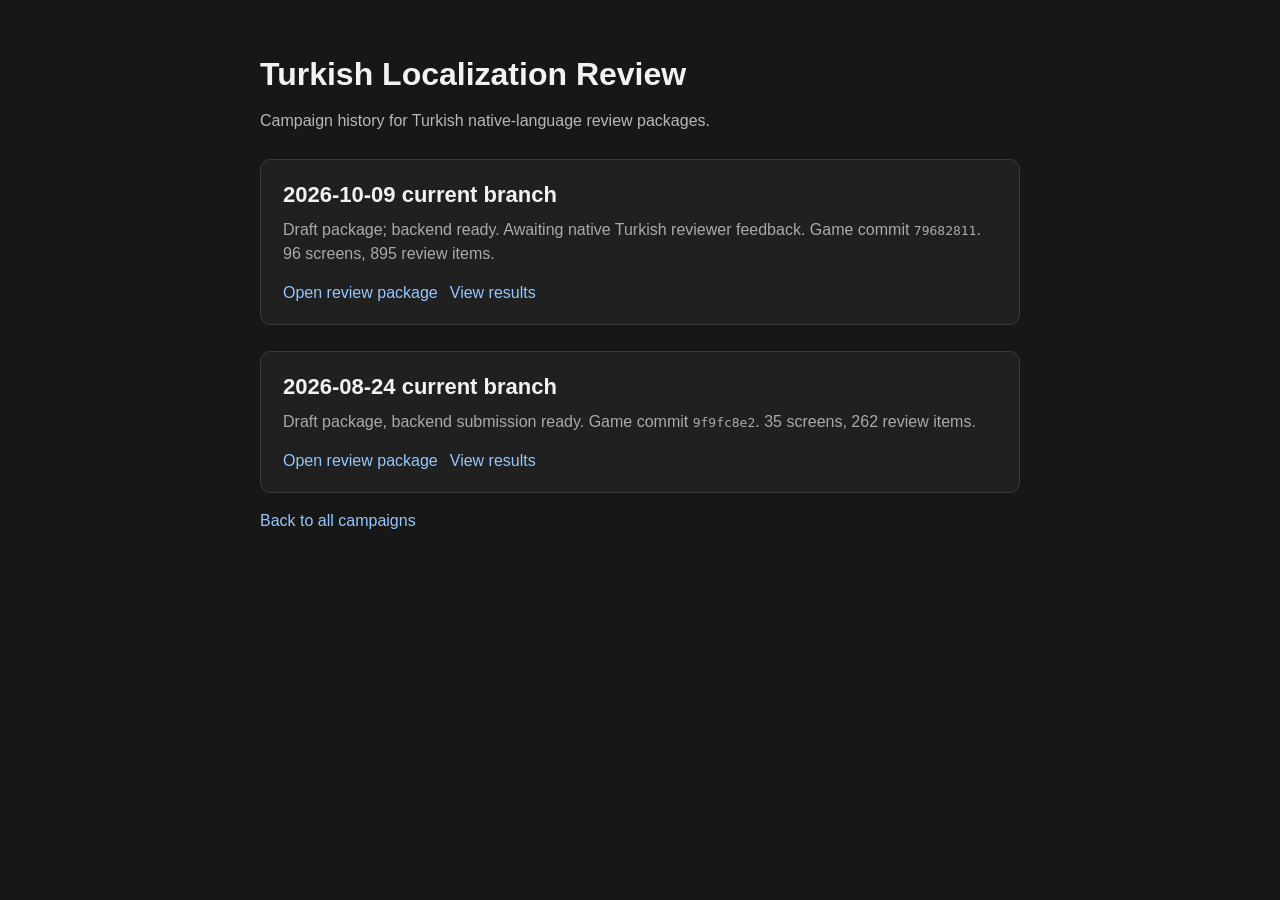
<file: localization-review/minesweeper/tr/index.html>
<!doctype html>
<html lang="en">
<head>
  <meta charset="utf-8">
  <meta name="viewport" content="width=device-width, initial-scale=1">
  <title>Turkish Localization Review</title>
  <style>
    :root {
      color-scheme: dark;
      font-family: Arial, Helvetica, sans-serif;
    }

    body {
      margin: 0;
      background: #171717;
      color: #f2f2f2;
    }

    main {
      width: min(760px, calc(100% - 40px));
      margin: 0 auto;
      padding: 56px 0 44px;
    }

    h1 {
      margin: 0 0 8px;
      font-size: 32px;
    }

    p {
      color: #b8b8b8;
      line-height: 1.5;
    }

    .campaign {
      margin-top: 26px;
      padding: 22px;
      border: 1px solid #3b3b3b;
      border-radius: 10px;
      background: #202020;
    }

    h2 {
      margin: 0 0 10px;
      font-size: 22px;
    }

    a {
      color: #92c8ff;
      text-decoration: none;
    }

    a:hover {
      text-decoration: underline;
    }

    .meta {
      margin: 0 0 18px;
      color: #aaa;
    }

    .links {
      display: flex;
      flex-wrap: wrap;
      gap: 12px;
    }
  </style>
</head>
<body>
  <main>
    <h1>Turkish Localization Review</h1>
    <p>Campaign history for Turkish native-language review packages.</p>

    <section class="campaign">
      <h2>2026-10-09 current branch</h2>
      <p class="meta">Draft package; backend ready. Awaiting native Turkish reviewer feedback. Game commit <code>79682811</code>. 96 screens, 895 review items.</p>
      <div class="links">
        <a href="2026-10-09-current-branch-79682811/">Open review package</a>
        <a href="2026-10-09-current-branch-79682811/admin.html">View results</a>
      </div>
    </section>

    <section class="campaign">
      <h2>2026-08-24 current branch</h2>
      <p class="meta">Draft package, backend submission ready. Game commit <code>9f9fc8e2</code>. 35 screens, 262 review items.</p>
      <div class="links">
        <a href="2026-08-24-current-branch-9f9fc8e2/">Open review package</a>
        <a href="2026-08-24-current-branch-9f9fc8e2/admin.html">View results</a>
      </div>
    </section>

    <p><a href="../">Back to all campaigns</a></p>
  </main>
</body>
</html>
</file>
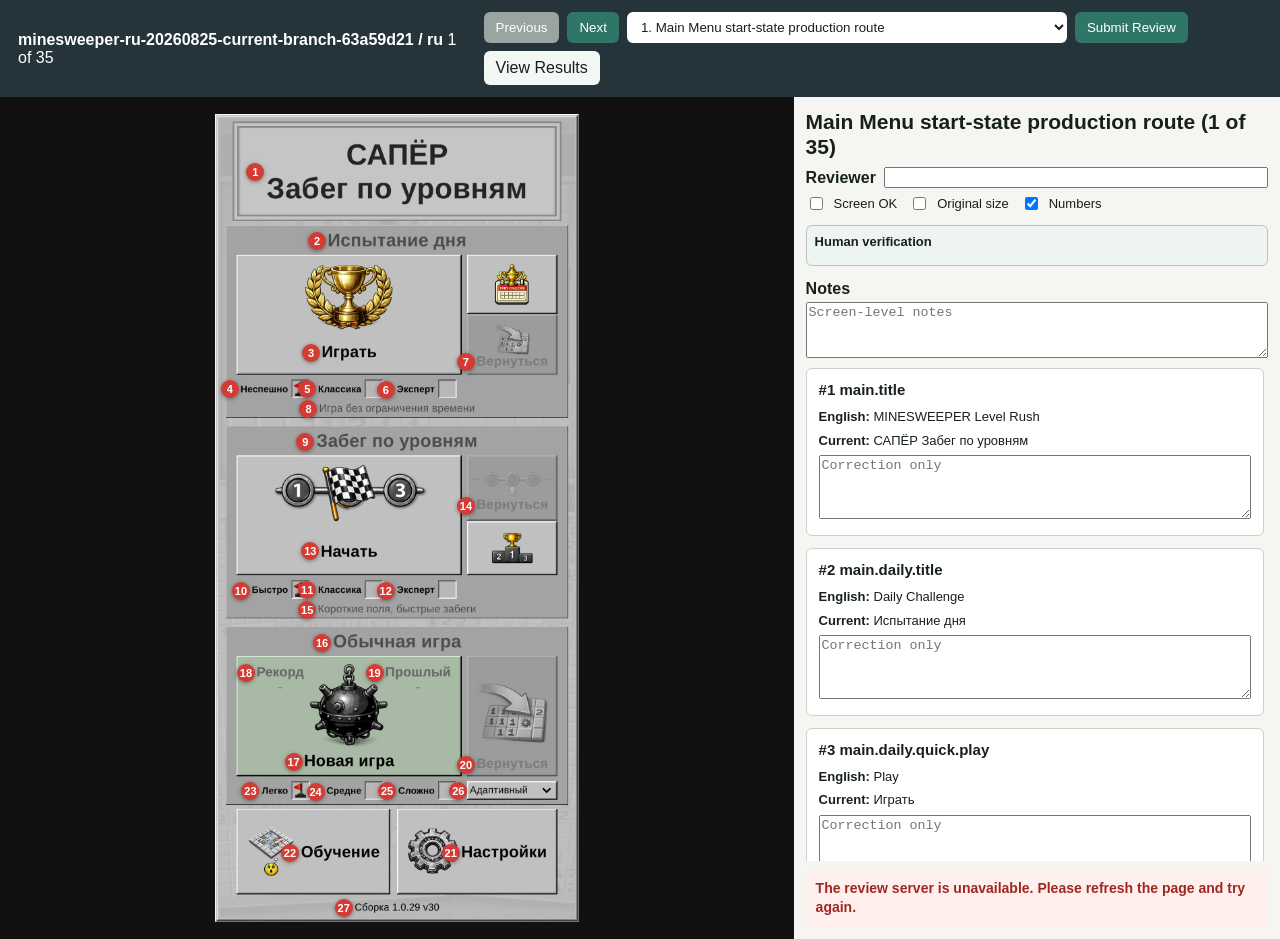
<file: localization-review/minesweeper/ru/2026-08-25-current-branch-63a59d21/index.html>
<!doctype html>
<html lang="en">
<head>
  <meta charset="utf-8">
  <meta name="viewport" content="width=device-width, initial-scale=1">
  <title>Localization Review Kit</title>
  <link rel="stylesheet" href="styles.css?v=4">
</head>
<body>
  <header>
    <div>
      <strong id="campaign">Localization Review Kit</strong>
      <span id="progress"></span>
    </div>
    <nav>
      <button id="prev" type="button">Previous</button>
      <button id="next" type="button">Next</button>
      <select id="screen-jump" aria-label="Jump to screen"></select>
      <button id="submit" type="button">Submit Review</button>
      <a class="nav-link" href="admin.html">View Results</a>
    </nav>
  </header>
  <main>
    <section id="shot-wrap" class="fit">
      <div id="shot-frame">
        <img id="screenshot" alt="">
        <div id="marker-layer"></div>
      </div>
    </section>
    <aside>
      <h1 id="screen-title"></h1>
      <section class="review-controls">
        <label class="reviewer-field"><span>Reviewer</span><input id="reviewer" autocomplete="name"></label>
        <div class="toggle-row">
          <label><input id="screen-ok" type="checkbox"> <span>Screen OK</span></label>
          <label><input id="image-original" type="checkbox"> <span>Original size</span></label>
          <label><input id="show-markers" type="checkbox" checked> <span>Numbers</span></label>
        </div>
      </section>
      <section id="human-check" class="human-check">
        <strong>Human verification</strong>
        <div id="turnstile-container"></div>
        <div id="human-check-message" class="inline-error" role="status"></div>
      </section>
      <label class="notes-field"><span>Notes</span><textarea id="screen-notes" placeholder="Screen-level notes"></textarea></label>
      <input id="company" class="hp" autocomplete="off" tabindex="-1" aria-hidden="true">
      <div id="items"></div>
      <div id="payload" class="submit-status" role="status"></div>
    </aside>
  </main>
  <script src="backend-config.js"></script>
  <script src="https://challenges.cloudflare.com/turnstile/v0/api.js"></script>
  <script src="reviewer-core.js?v=2"></script>
  <script src="reviewer.js?v=8"></script>
</body>
</html>
</file>
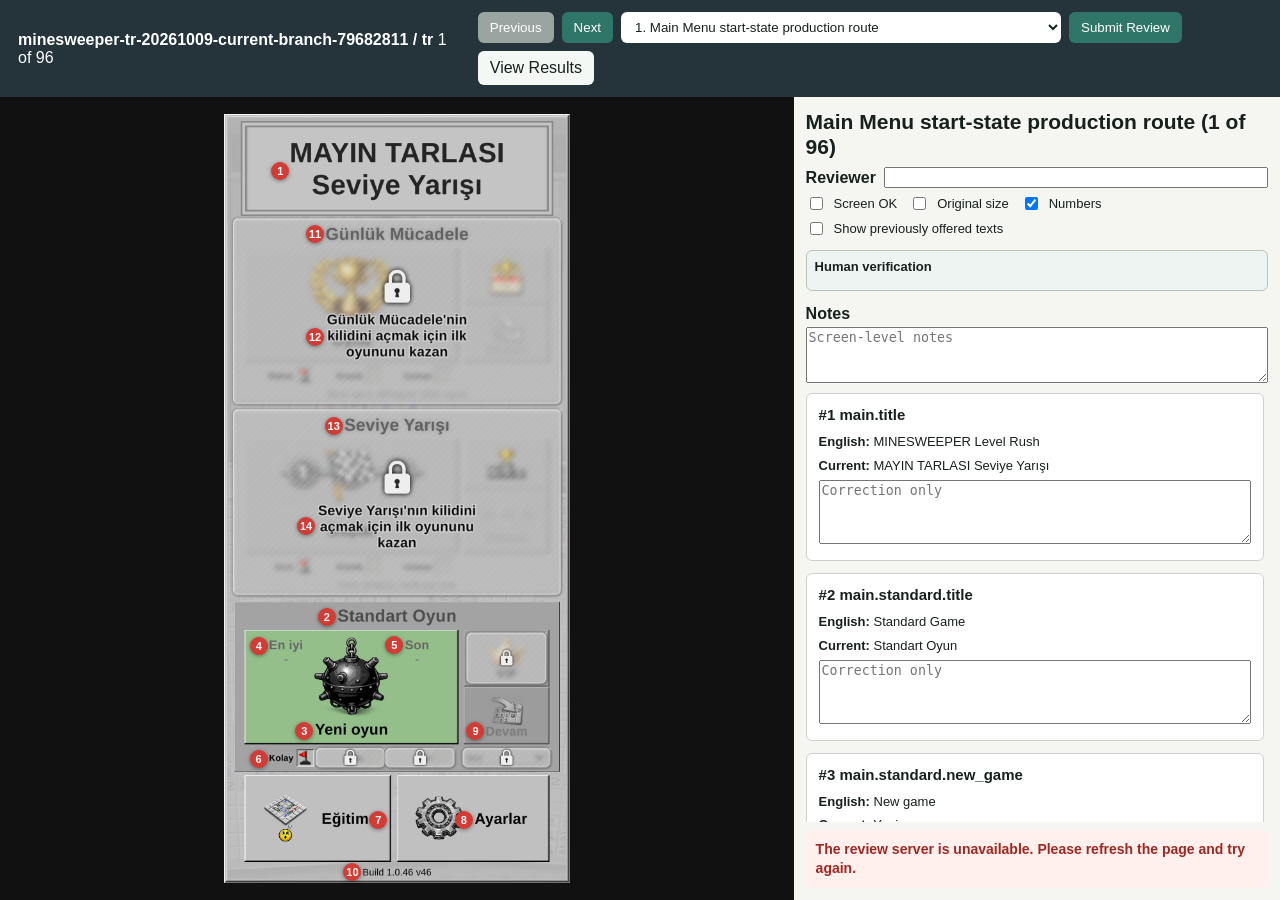
<file: localization-review/minesweeper/tr/2026-10-09-current-branch-79682811/index.html>
<!doctype html>
<html lang="en">
<head>
  <meta charset="utf-8">
  <meta name="viewport" content="width=device-width, initial-scale=1">
  <title>Localization Review Kit</title>
  <link rel="stylesheet" href="styles.css?v=5">
</head>
<body class="reviewer-page">
  <header>
    <div>
      <strong id="campaign">Localization Review Kit</strong>
      <span id="progress"></span>
    </div>
    <nav>
      <button id="prev" type="button">Previous</button>
      <button id="next" type="button">Next</button>
      <select id="screen-jump" aria-label="Jump to screen"></select>
      <button id="submit" type="button">Submit Review</button>
      <a class="nav-link" href="admin.html">View Results</a>
    </nav>
  </header>
  <main>
    <section id="shot-wrap" class="fit">
      <div id="shot-frame">
        <img id="screenshot" alt="">
        <div id="marker-layer"></div>
      </div>
    </section>
    <aside>
      <h1 id="screen-title"></h1>
      <section class="review-controls">
        <label class="reviewer-field"><span>Reviewer</span><input id="reviewer" autocomplete="name"></label>
        <div class="toggle-row">
          <label><input id="screen-ok" type="checkbox"> <span>Screen OK</span></label>
          <label><input id="image-original" type="checkbox"> <span>Original size</span></label>
          <label><input id="show-markers" type="checkbox" checked> <span>Numbers</span></label>
          <label><input id="show-previously-offered" type="checkbox"> <span>Show previously offered texts</span></label>
        </div>
      </section>
      <section id="human-check" class="human-check">
        <strong>Human verification</strong>
        <div id="turnstile-container"></div>
        <div id="human-check-message" class="inline-error" role="status"></div>
      </section>
      <label class="notes-field"><span>Notes</span><textarea id="screen-notes" placeholder="Screen-level notes"></textarea></label>
      <input id="company" class="hp" autocomplete="off" tabindex="-1" aria-hidden="true">
      <div id="items"></div>
      <div id="payload" class="submit-status" role="status"></div>
    </aside>
  </main>
  <script src="backend-config.js"></script>
  <script src="https://challenges.cloudflare.com/turnstile/v0/api.js"></script>
  <script src="reviewer-core.js?v=3"></script>
  <script src="reviewer.js?v=10"></script>
</body>
</html>
</file>
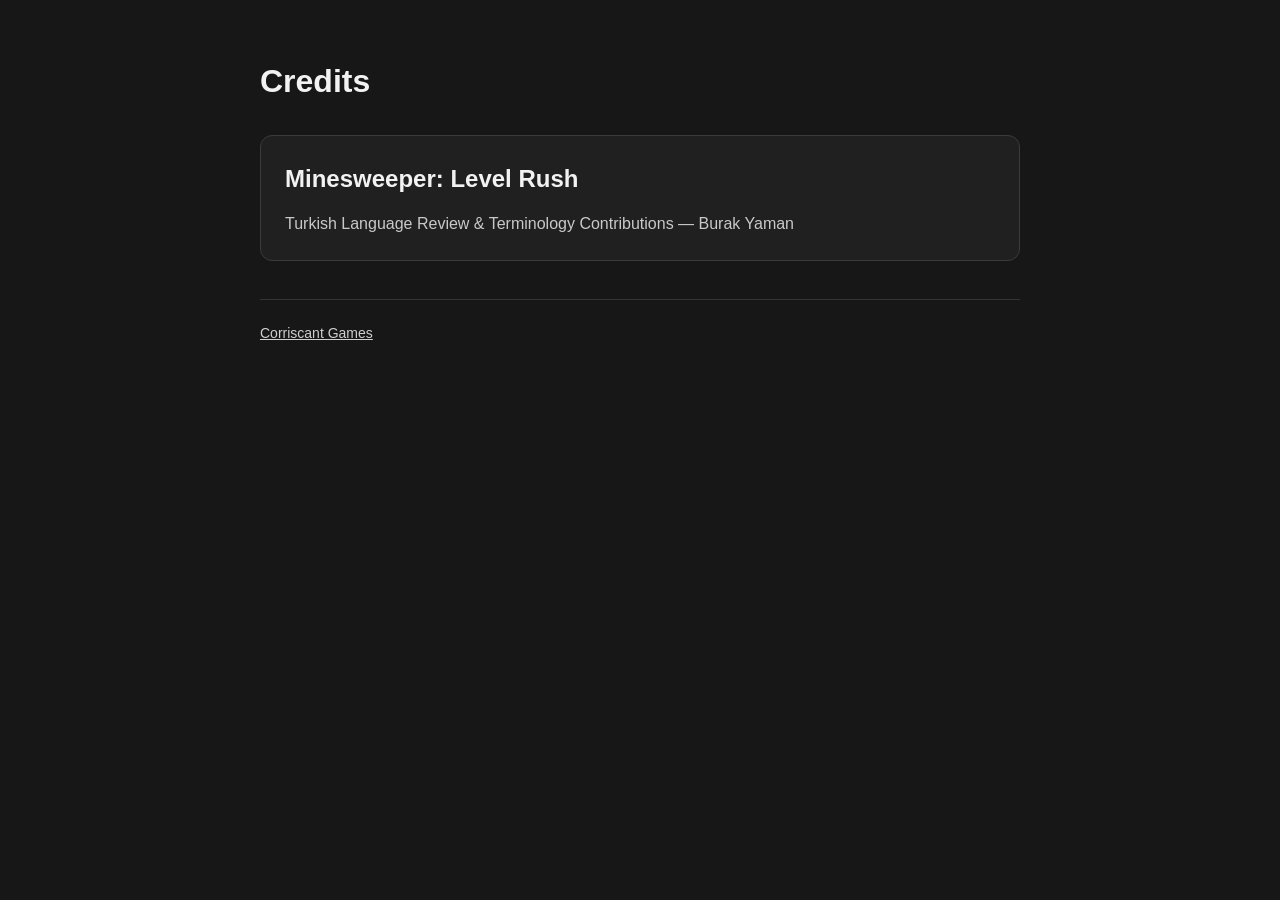
<file: credits.html>
<!doctype html>
<html lang="en">
<head>
  <meta charset="utf-8">
  <meta name="viewport" content="width=device-width, initial-scale=1">
  <title>Credits — Corriscant Games</title>
  <style>
    :root {
      color-scheme: dark;
      font-family: Arial, Helvetica, sans-serif;
    }

    body {
      margin: 0;
      background: #171717;
      color: #f2f2f2;
      line-height: 1.6;
    }

    main {
      width: min(760px, calc(100% - 40px));
      margin: 0 auto;
      padding: 56px 0 40px;
    }

    h1 {
      margin: 0 0 28px;
      font-size: 32px;
    }

    section {
      padding: 24px;
      border: 1px solid #3b3b3b;
      border-radius: 12px;
      background: #202020;
    }

    h2 {
      margin: 0 0 12px;
      font-size: 24px;
    }

    p {
      margin: 0;
      color: #c9c9c9;
    }

    footer {
      margin-top: 38px;
      padding-top: 22px;
      border-top: 1px solid #333;
      font-size: 14px;
    }

    a {
      color: #cfcfcf;
    }
  </style>
</head>
<body>
  <main>
    <h1>Credits</h1>
    <section aria-labelledby="game-title">
      <h2 id="game-title">Minesweeper: Level Rush</h2>
      <p>Turkish Language Review &amp; Terminology Contributions — Burak Yaman</p>
    </section>
    <footer>
      <a href="index.html">Corriscant Games</a>
    </footer>
  </main>
</body>
</html>
</file>
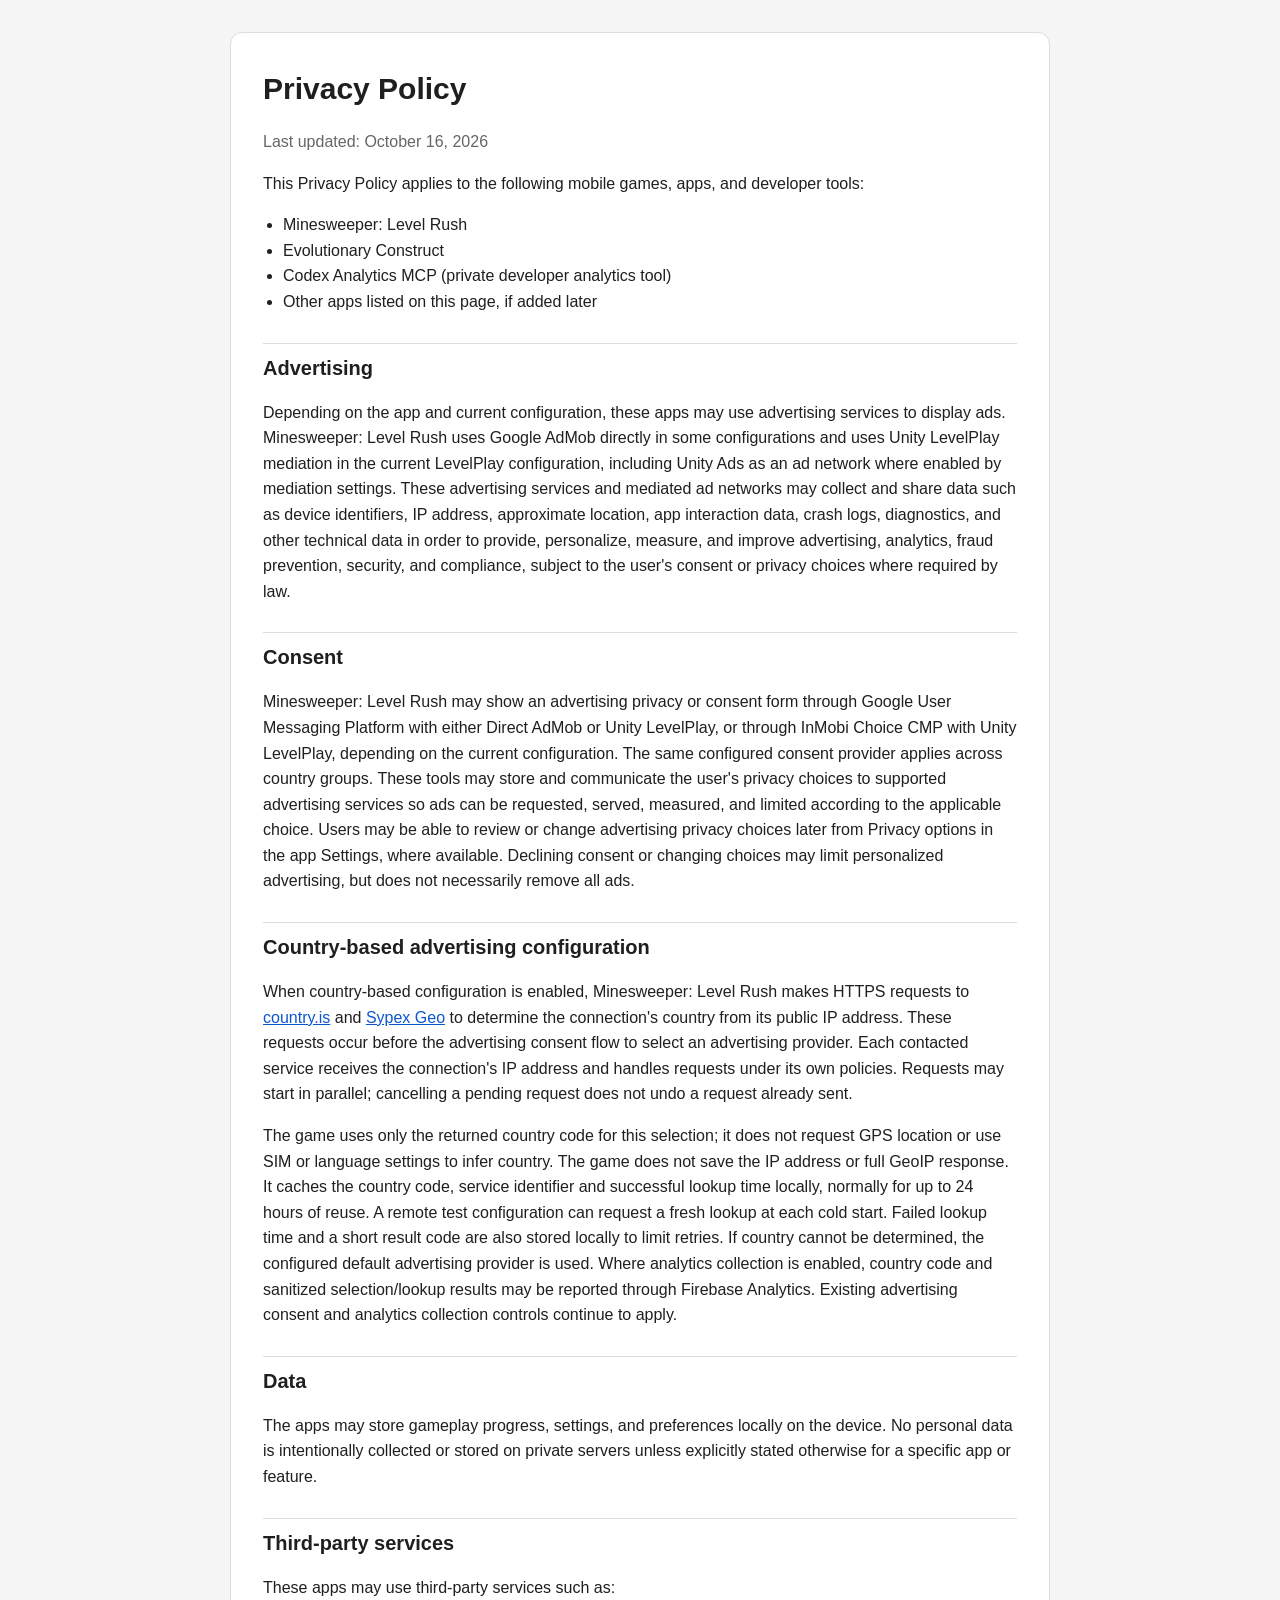
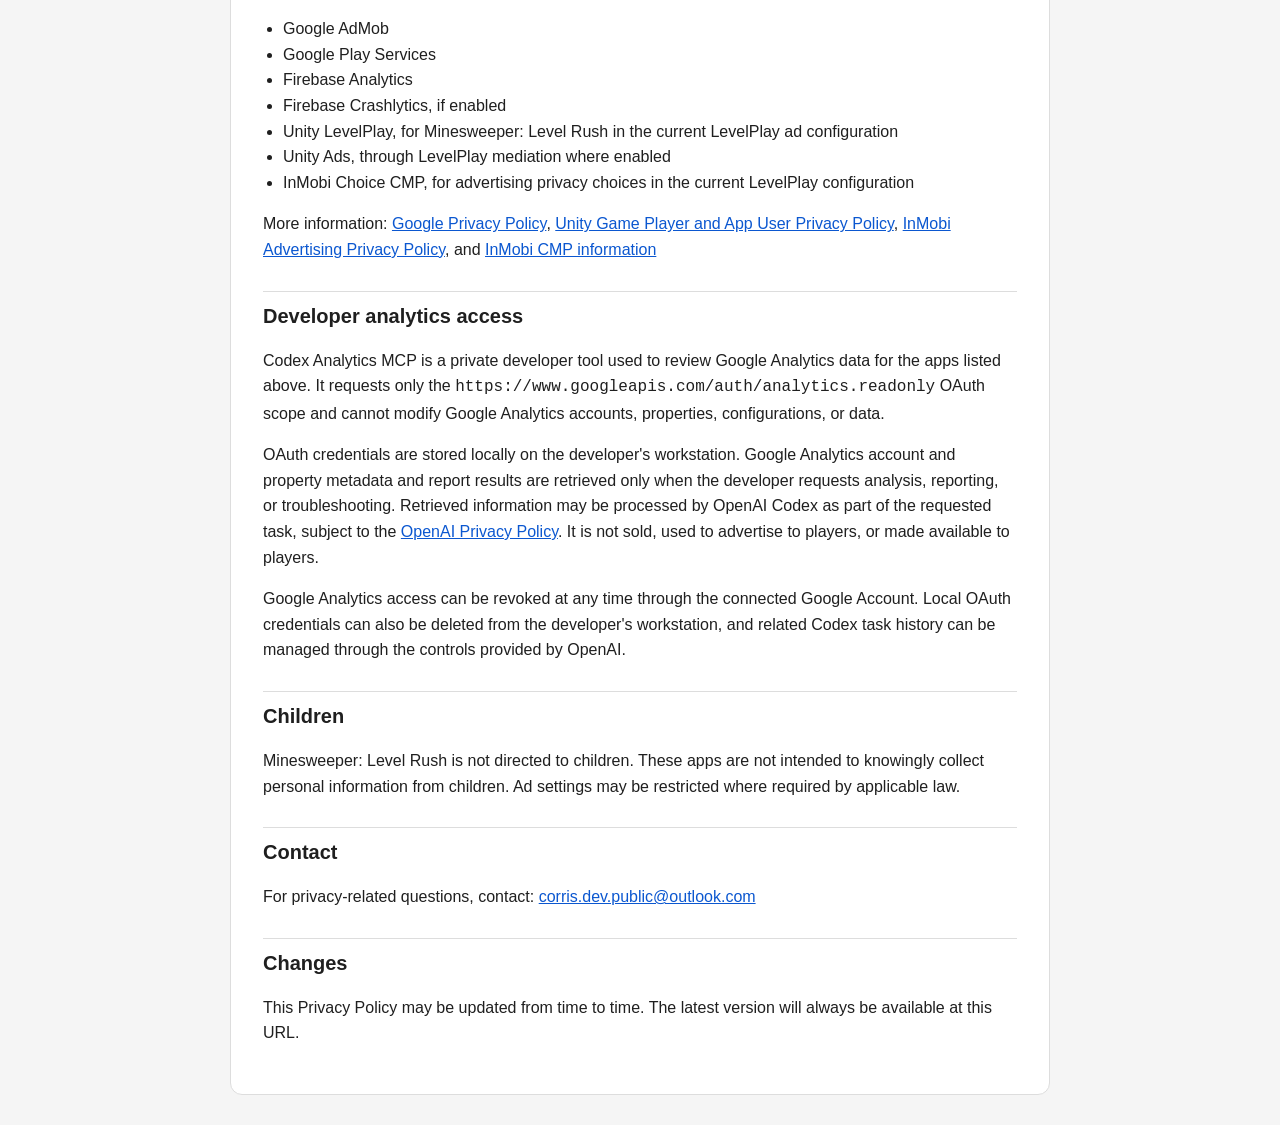
<file: privacy-policy.html>
<!DOCTYPE html>
<html lang="en">
<head>
  <meta charset="utf-8">
  <meta name="viewport" content="width=device-width, initial-scale=1">
  <title>Privacy Policy</title>
  <style>
    :root {
      --bg: #f5f5f5;
      --card: #ffffff;
      --text: #1f1f1f;
      --muted: #666666;
      --line: #dddddd;
      --accent: #0b57d0;
    }

    * {
      box-sizing: border-box;
    }

    body {
      margin: 0;
      padding: 32px 16px;
      background: var(--bg);
      color: var(--text);
      font-family: Arial, Helvetica, sans-serif;
      line-height: 1.6;
    }

    .page {
      max-width: 820px;
      margin: 0 auto;
    }

    .card {
      background: var(--card);
      border: 1px solid var(--line);
      border-radius: 12px;
      padding: 32px;
    }

    h1, h2 {
      margin-top: 0;
    }

    h1 {
      font-size: 30px;
      margin-bottom: 8px;
    }

    h2 {
      font-size: 20px;
      margin-top: 28px;
      margin-bottom: 10px;
      padding-top: 8px;
      border-top: 1px solid var(--line);
    }

    p, li {
      font-size: 16px;
    }

    .muted {
      color: var(--muted);
    }

    a {
      color: var(--accent);
    }

    ul {
      padding-left: 20px;
      margin-top: 8px;
    }
  </style>
</head>
<body>
  <main class="page">
    <section class="card">
      <h1>Privacy Policy</h1>
      <p class="muted">Last updated: October 16, 2026</p>

      <p>This Privacy Policy applies to the following mobile games, apps, and developer tools:</p>
      <ul>
        <li>Minesweeper: Level Rush</li>
        <li>Evolutionary Construct</li>
        <li>Codex Analytics MCP (private developer analytics tool)</li>
        <li>Other apps listed on this page, if added later</li>
      </ul>

      <h2>Advertising</h2>
      <p>
        Depending on the app and current configuration, these apps may use advertising services to display ads.
        Minesweeper: Level Rush uses Google AdMob directly in some configurations and uses Unity LevelPlay
        mediation in the current LevelPlay configuration, including Unity Ads as an ad network where enabled
        by mediation settings. These advertising services and mediated ad networks may collect and share data
        such as device identifiers, IP address, approximate location, app interaction data, crash logs,
        diagnostics, and other technical data in order to provide, personalize, measure, and improve
        advertising, analytics, fraud prevention, security, and compliance, subject to the user's consent
        or privacy choices where required by law.
      </p>

      <h2>Consent</h2>
      <p>
        Minesweeper: Level Rush may show an advertising privacy or consent form through Google User Messaging
        Platform with either Direct AdMob or Unity LevelPlay, or through InMobi Choice CMP with Unity LevelPlay,
        depending on the current configuration. The same configured consent provider applies across country
        groups. These tools may store
        and communicate the user's privacy choices to supported advertising services so ads can be requested,
        served, measured, and limited according to the applicable choice. Users may be able to review or change
        advertising privacy choices later from Privacy options in the app Settings, where available. Declining
        consent or changing choices may limit personalized advertising, but does not necessarily remove all ads.
      </p>

      <h2>Country-based advertising configuration</h2>
      <p>
        When country-based configuration is enabled, Minesweeper: Level Rush makes HTTPS requests to
        <a href="https://country.is/" target="_blank" rel="noopener noreferrer">country.is</a> and
        <a href="https://sypexgeo.net/ru/api/" target="_blank" rel="noopener noreferrer">Sypex Geo</a>
        to determine the connection's country from its public IP address. These requests occur before the
        advertising consent flow to select an advertising provider. Each contacted service receives the
        connection's IP address and handles requests under its own policies. Requests may start in parallel;
        cancelling a pending request does not undo a request already sent.
      </p>
      <p>
        The game uses only the returned country code for this selection; it does not request GPS location or
        use SIM or language settings to infer country. The game does not save the IP address or full GeoIP
        response. It caches the country code, service identifier and successful lookup time locally, normally
        for up to 24 hours of reuse. A remote test configuration can request a fresh lookup at each cold start.
        Failed lookup time and a short result code are also stored locally to limit retries. If country cannot
        be determined, the configured default advertising provider is used. Where analytics collection is
        enabled, country code and sanitized selection/lookup results may be reported through Firebase
        Analytics. Existing advertising consent and analytics collection controls continue to apply.
      </p>

      <h2>Data</h2>
      <p>
        The apps may store gameplay progress, settings, and preferences locally on the device. No personal
        data is intentionally collected or stored on private servers unless explicitly stated otherwise for a
        specific app or feature.
      </p>

      <h2>Third-party services</h2>
      <p>These apps may use third-party services such as:</p>
      <ul>
        <li>Google AdMob</li>
        <li>Google Play Services</li>
        <li>Firebase Analytics</li>
        <li>Firebase Crashlytics, if enabled</li>
        <li>Unity LevelPlay, for Minesweeper: Level Rush in the current LevelPlay ad configuration</li>
        <li>Unity Ads, through LevelPlay mediation where enabled</li>
        <li>InMobi Choice CMP, for advertising privacy choices in the current LevelPlay configuration</li>
      </ul>
      <p>
        More information:
        <a href="https://policies.google.com/privacy" target="_blank" rel="noopener noreferrer">Google Privacy Policy</a>,
        <a href="https://unity.com/legal/game-player-and-app-user-privacy-policy" target="_blank" rel="noopener noreferrer">Unity Game Player and App User Privacy Policy</a>,
        <a href="https://advertising.inmobi.com/privacy-policy/" target="_blank" rel="noopener noreferrer">InMobi Advertising Privacy Policy</a>,
        and
        <a href="https://support.inmobi.com/choice/choice-overview/inmobi-cmp" target="_blank" rel="noopener noreferrer">InMobi CMP information</a>
      </p>

      <h2>Developer analytics access</h2>
      <p>
        Codex Analytics MCP is a private developer tool used to review Google Analytics data for the apps listed
        above. It requests only the <code>https://www.googleapis.com/auth/analytics.readonly</code> OAuth scope and
        cannot modify Google Analytics accounts, properties, configurations, or data.
      </p>
      <p>
        OAuth credentials are stored locally on the developer's workstation. Google Analytics account and property
        metadata and report results are retrieved only when the developer requests analysis, reporting, or
        troubleshooting. Retrieved information may be processed by OpenAI Codex as part of the requested task,
        subject to the
        <a href="https://openai.com/policies/privacy-policy/" target="_blank" rel="noopener noreferrer">OpenAI Privacy Policy</a>.
        It is not sold, used to advertise to players, or made available to players.
      </p>
      <p>
        Google Analytics access can be revoked at any time through the connected Google Account. Local OAuth
        credentials can also be deleted from the developer's workstation, and related Codex task history can be
        managed through the controls provided by OpenAI.
      </p>

      <h2>Children</h2>
      <p>
        Minesweeper: Level Rush is not directed to children. These apps are not intended to knowingly collect
        personal information from children. Ad settings may be restricted where required by applicable law.
      </p>

      <h2>Contact</h2>
      <p>
        For privacy-related questions, contact:
        <a href="mailto:corris.dev.public@outlook.com">corris.dev.public@outlook.com</a>
      </p>

      <h2>Changes</h2>
      <p>
        This Privacy Policy may be updated from time to time. The latest version will always be available at this URL.
      </p>
    </section>
  </main>
</body>
</html>
</file>
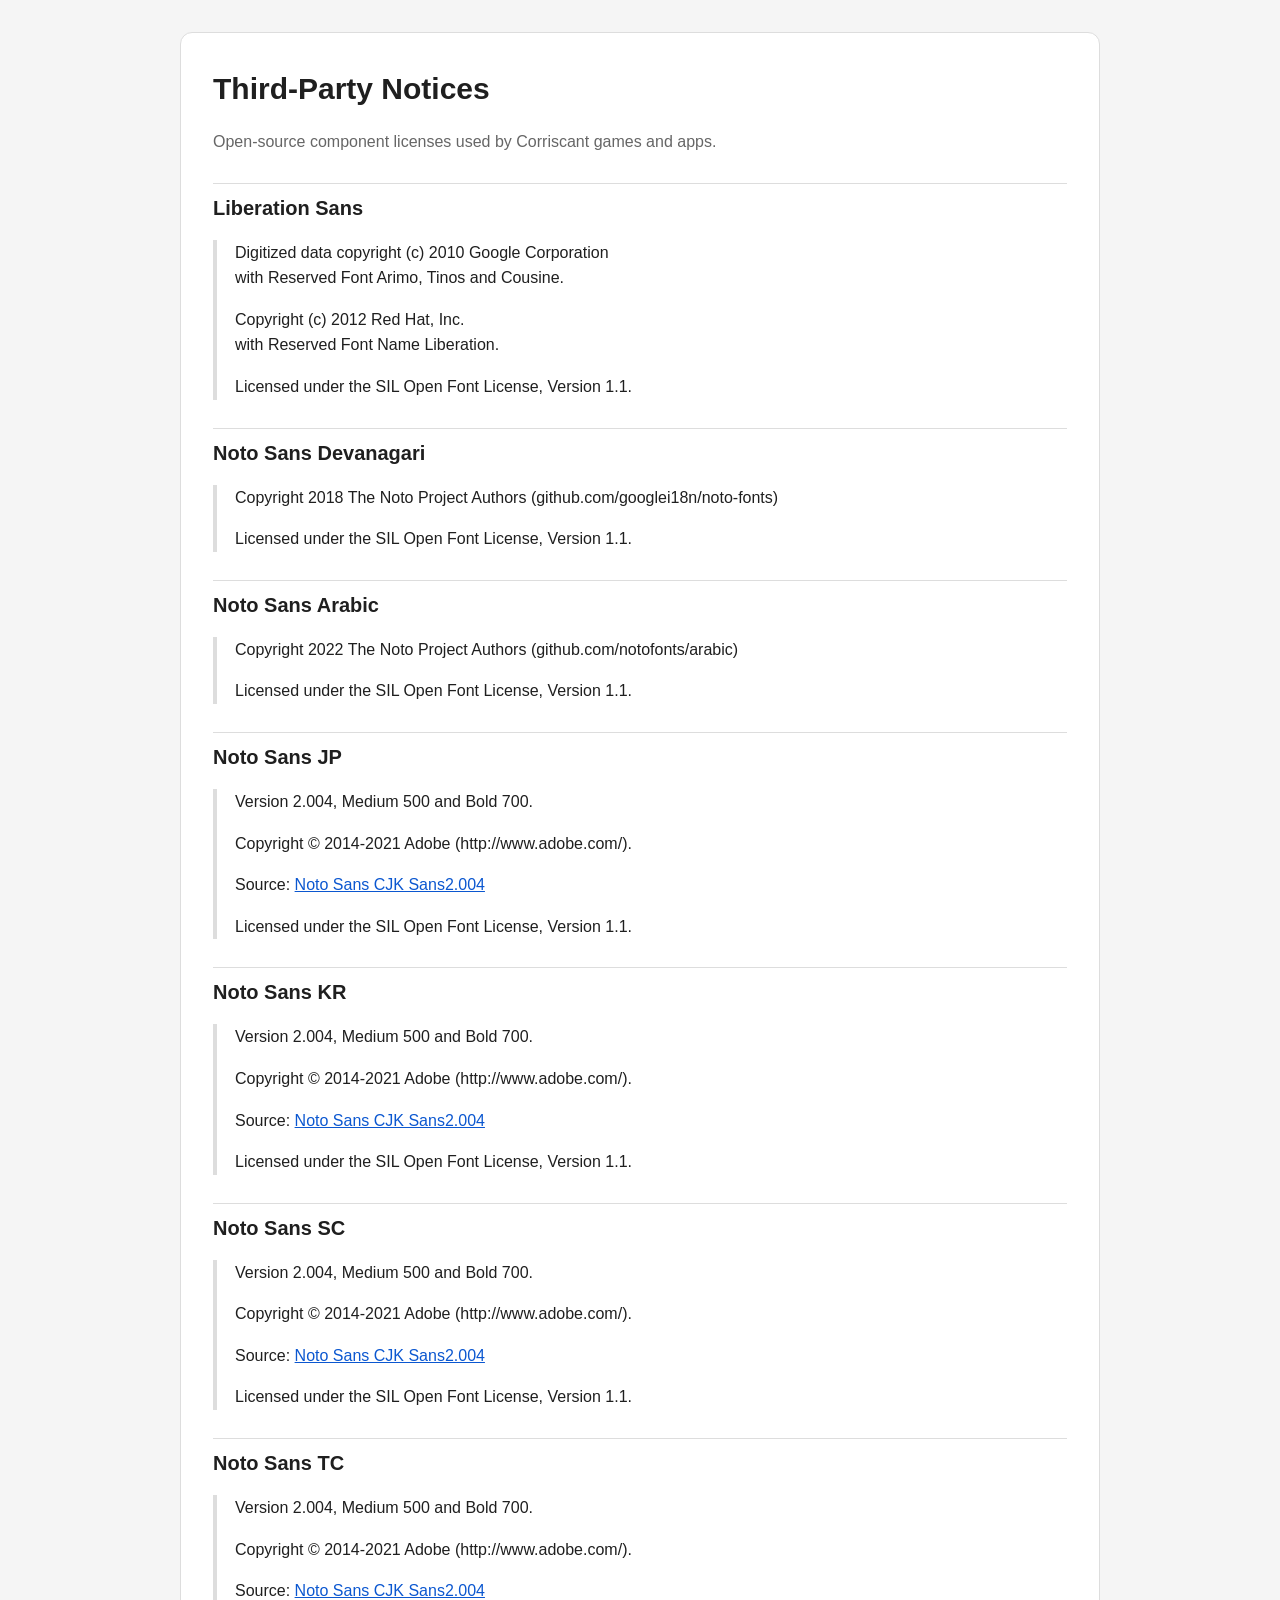
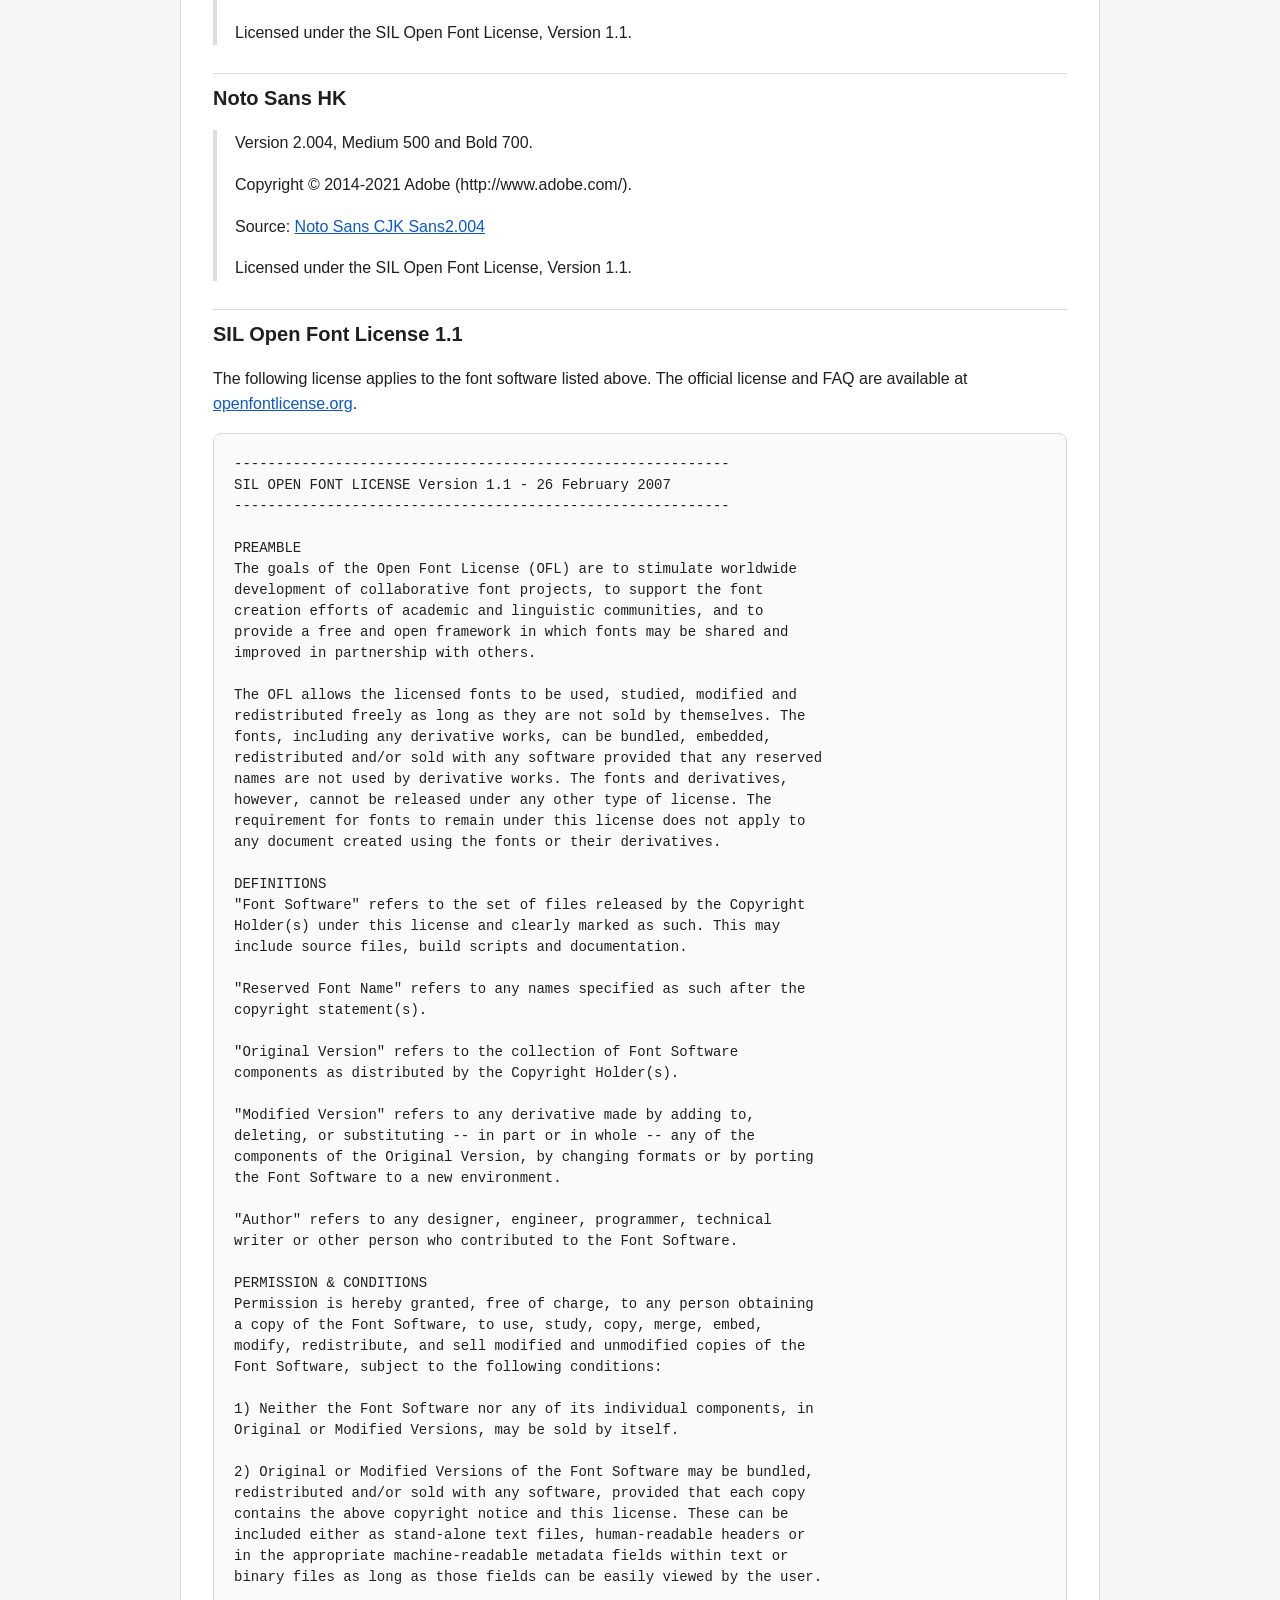
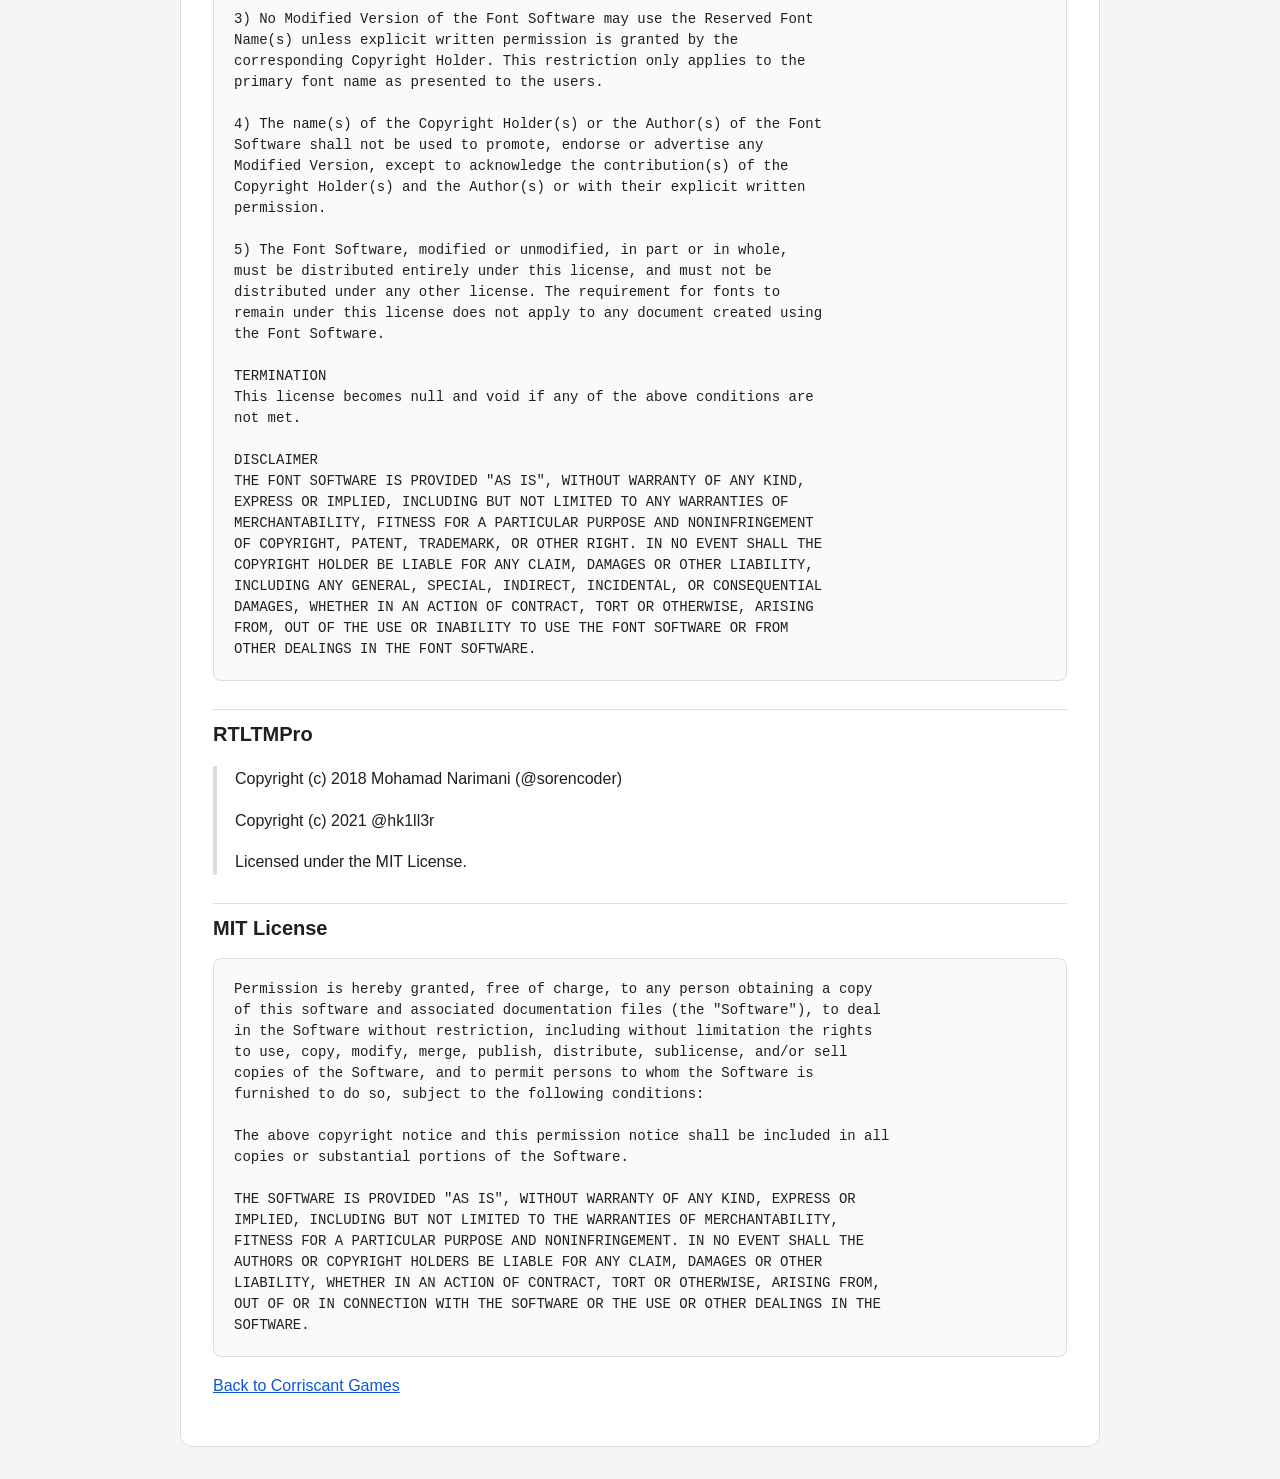
<file: third-party-notices.html>
<!DOCTYPE html>
<html lang="en">
<head>
  <meta charset="utf-8">
  <meta name="viewport" content="width=device-width, initial-scale=1">
  <title>Third-Party Notices</title>
  <style>
    :root {
      --bg: #f5f5f5;
      --card: #ffffff;
      --text: #1f1f1f;
      --muted: #666666;
      --line: #dddddd;
      --accent: #0b57d0;
    }

    * {
      box-sizing: border-box;
    }

    body {
      margin: 0;
      padding: 32px 16px;
      background: var(--bg);
      color: var(--text);
      font-family: Arial, Helvetica, sans-serif;
      line-height: 1.6;
    }

    .page {
      max-width: 920px;
      margin: 0 auto;
    }

    .card {
      background: var(--card);
      border: 1px solid var(--line);
      border-radius: 12px;
      padding: 32px;
    }

    h1, h2 {
      margin-top: 0;
    }

    h1 {
      font-size: 30px;
      margin-bottom: 8px;
    }

    h2 {
      font-size: 20px;
      margin-top: 28px;
      margin-bottom: 10px;
      padding-top: 8px;
      border-top: 1px solid var(--line);
    }

    p, li {
      font-size: 16px;
    }

    .muted {
      color: var(--muted);
    }

    .notice {
      padding-left: 18px;
      border-left: 4px solid var(--line);
    }

    pre {
      overflow-x: auto;
      padding: 20px;
      border: 1px solid var(--line);
      border-radius: 8px;
      background: #fafafa;
      font-family: Consolas, "Courier New", monospace;
      font-size: 14px;
      line-height: 1.5;
      white-space: pre-wrap;
      overflow-wrap: anywhere;
    }

    a {
      color: var(--accent);
    }

    @media (max-width: 600px) {
      body {
        padding: 16px 8px;
      }

      .card {
        padding: 22px 16px;
      }

      pre {
        padding: 14px;
        font-size: 12px;
      }
    }
  </style>
</head>
<body>
  <main class="page">
    <section class="card">
      <h1>Third-Party Notices</h1>
      <p class="muted">Open-source component licenses used by Corriscant games and apps.</p>

      <h2>Liberation Sans</h2>
      <div class="notice">
        <p>
          Digitized data copyright (c) 2010 Google Corporation<br>
          with Reserved Font Arimo, Tinos and Cousine.
        </p>
        <p>
          Copyright (c) 2012 Red Hat, Inc.<br>
          with Reserved Font Name Liberation.
        </p>
        <p>Licensed under the SIL Open Font License, Version 1.1.</p>
      </div>

      <h2>Noto Sans Devanagari</h2>
      <div class="notice">
        <p>Copyright 2018 The Noto Project Authors (github.com/googlei18n/noto-fonts)</p>
        <p>Licensed under the SIL Open Font License, Version 1.1.</p>
      </div>

      <h2>Noto Sans Arabic</h2>
      <div class="notice">
        <p>Copyright 2022 The Noto Project Authors (github.com/notofonts/arabic)</p>
        <p>Licensed under the SIL Open Font License, Version 1.1.</p>
      </div>

      <h2>Noto Sans JP</h2>
      <div class="notice">
        <p>Version 2.004, Medium 500 and Bold 700.</p>
        <p>Copyright &copy; 2014-2021 Adobe (http://www.adobe.com/).</p>
        <p>
          Source:
          <a href="https://github.com/notofonts/noto-cjk/releases/tag/Sans2.004" target="_blank" rel="noopener noreferrer">Noto Sans CJK Sans2.004</a>
        </p>
        <p>Licensed under the SIL Open Font License, Version 1.1.</p>
      </div>

      <h2>Noto Sans KR</h2>
      <div class="notice">
        <p>Version 2.004, Medium 500 and Bold 700.</p>
        <p>Copyright &copy; 2014-2021 Adobe (http://www.adobe.com/).</p>
        <p>
          Source:
          <a href="https://github.com/notofonts/noto-cjk/releases/tag/Sans2.004" target="_blank" rel="noopener noreferrer">Noto Sans CJK Sans2.004</a>
        </p>
        <p>Licensed under the SIL Open Font License, Version 1.1.</p>
      </div>

      <h2>Noto Sans SC</h2>
      <div class="notice">
        <p>Version 2.004, Medium 500 and Bold 700.</p>
        <p>Copyright &copy; 2014-2021 Adobe (http://www.adobe.com/).</p>
        <p>
          Source:
          <a href="https://github.com/notofonts/noto-cjk/releases/tag/Sans2.004" target="_blank" rel="noopener noreferrer">Noto Sans CJK Sans2.004</a>
        </p>
        <p>Licensed under the SIL Open Font License, Version 1.1.</p>
      </div>

      <h2>Noto Sans TC</h2>
      <div class="notice">
        <p>Version 2.004, Medium 500 and Bold 700.</p>
        <p>Copyright &copy; 2014-2021 Adobe (http://www.adobe.com/).</p>
        <p>
          Source:
          <a href="https://github.com/notofonts/noto-cjk/releases/tag/Sans2.004" target="_blank" rel="noopener noreferrer">Noto Sans CJK Sans2.004</a>
        </p>
        <p>Licensed under the SIL Open Font License, Version 1.1.</p>
      </div>

      <h2>Noto Sans HK</h2>
      <div class="notice">
        <p>Version 2.004, Medium 500 and Bold 700.</p>
        <p>Copyright &copy; 2014-2021 Adobe (http://www.adobe.com/).</p>
        <p>
          Source:
          <a href="https://github.com/notofonts/noto-cjk/releases/tag/Sans2.004" target="_blank" rel="noopener noreferrer">Noto Sans CJK Sans2.004</a>
        </p>
        <p>Licensed under the SIL Open Font License, Version 1.1.</p>
      </div>

      <h2>SIL Open Font License 1.1</h2>
      <p>
        The following license applies to the font software listed above.
        The official license and FAQ are available at
        <a href="https://openfontlicense.org/" target="_blank" rel="noopener noreferrer">openfontlicense.org</a>.
      </p>

      <pre>-----------------------------------------------------------
SIL OPEN FONT LICENSE Version 1.1 - 26 February 2007
-----------------------------------------------------------

PREAMBLE
The goals of the Open Font License (OFL) are to stimulate worldwide
development of collaborative font projects, to support the font
creation efforts of academic and linguistic communities, and to
provide a free and open framework in which fonts may be shared and
improved in partnership with others.

The OFL allows the licensed fonts to be used, studied, modified and
redistributed freely as long as they are not sold by themselves. The
fonts, including any derivative works, can be bundled, embedded,
redistributed and/or sold with any software provided that any reserved
names are not used by derivative works. The fonts and derivatives,
however, cannot be released under any other type of license. The
requirement for fonts to remain under this license does not apply to
any document created using the fonts or their derivatives.

DEFINITIONS
"Font Software" refers to the set of files released by the Copyright
Holder(s) under this license and clearly marked as such. This may
include source files, build scripts and documentation.

"Reserved Font Name" refers to any names specified as such after the
copyright statement(s).

"Original Version" refers to the collection of Font Software
components as distributed by the Copyright Holder(s).

"Modified Version" refers to any derivative made by adding to,
deleting, or substituting -- in part or in whole -- any of the
components of the Original Version, by changing formats or by porting
the Font Software to a new environment.

"Author" refers to any designer, engineer, programmer, technical
writer or other person who contributed to the Font Software.

PERMISSION &amp; CONDITIONS
Permission is hereby granted, free of charge, to any person obtaining
a copy of the Font Software, to use, study, copy, merge, embed,
modify, redistribute, and sell modified and unmodified copies of the
Font Software, subject to the following conditions:

1) Neither the Font Software nor any of its individual components, in
Original or Modified Versions, may be sold by itself.

2) Original or Modified Versions of the Font Software may be bundled,
redistributed and/or sold with any software, provided that each copy
contains the above copyright notice and this license. These can be
included either as stand-alone text files, human-readable headers or
in the appropriate machine-readable metadata fields within text or
binary files as long as those fields can be easily viewed by the user.

3) No Modified Version of the Font Software may use the Reserved Font
Name(s) unless explicit written permission is granted by the
corresponding Copyright Holder. This restriction only applies to the
primary font name as presented to the users.

4) The name(s) of the Copyright Holder(s) or the Author(s) of the Font
Software shall not be used to promote, endorse or advertise any
Modified Version, except to acknowledge the contribution(s) of the
Copyright Holder(s) and the Author(s) or with their explicit written
permission.

5) The Font Software, modified or unmodified, in part or in whole,
must be distributed entirely under this license, and must not be
distributed under any other license. The requirement for fonts to
remain under this license does not apply to any document created using
the Font Software.

TERMINATION
This license becomes null and void if any of the above conditions are
not met.

DISCLAIMER
THE FONT SOFTWARE IS PROVIDED "AS IS", WITHOUT WARRANTY OF ANY KIND,
EXPRESS OR IMPLIED, INCLUDING BUT NOT LIMITED TO ANY WARRANTIES OF
MERCHANTABILITY, FITNESS FOR A PARTICULAR PURPOSE AND NONINFRINGEMENT
OF COPYRIGHT, PATENT, TRADEMARK, OR OTHER RIGHT. IN NO EVENT SHALL THE
COPYRIGHT HOLDER BE LIABLE FOR ANY CLAIM, DAMAGES OR OTHER LIABILITY,
INCLUDING ANY GENERAL, SPECIAL, INDIRECT, INCIDENTAL, OR CONSEQUENTIAL
DAMAGES, WHETHER IN AN ACTION OF CONTRACT, TORT OR OTHERWISE, ARISING
FROM, OUT OF THE USE OR INABILITY TO USE THE FONT SOFTWARE OR FROM
OTHER DEALINGS IN THE FONT SOFTWARE.</pre>

      <h2>RTLTMPro</h2>
      <div class="notice">
        <p>Copyright (c) 2018 Mohamad Narimani (@sorencoder)</p>
        <p>Copyright (c) 2021 @hk1ll3r</p>
        <p>Licensed under the MIT License.</p>
      </div>

      <h2>MIT License</h2>
      <pre>Permission is hereby granted, free of charge, to any person obtaining a copy
of this software and associated documentation files (the "Software"), to deal
in the Software without restriction, including without limitation the rights
to use, copy, modify, merge, publish, distribute, sublicense, and/or sell
copies of the Software, and to permit persons to whom the Software is
furnished to do so, subject to the following conditions:

The above copyright notice and this permission notice shall be included in all
copies or substantial portions of the Software.

THE SOFTWARE IS PROVIDED "AS IS", WITHOUT WARRANTY OF ANY KIND, EXPRESS OR
IMPLIED, INCLUDING BUT NOT LIMITED TO THE WARRANTIES OF MERCHANTABILITY,
FITNESS FOR A PARTICULAR PURPOSE AND NONINFRINGEMENT. IN NO EVENT SHALL THE
AUTHORS OR COPYRIGHT HOLDERS BE LIABLE FOR ANY CLAIM, DAMAGES OR OTHER
LIABILITY, WHETHER IN AN ACTION OF CONTRACT, TORT OR OTHERWISE, ARISING FROM,
OUT OF OR IN CONNECTION WITH THE SOFTWARE OR THE USE OR OTHER DEALINGS IN THE
SOFTWARE.</pre>

      <p><a href="index.html">Back to Corriscant Games</a></p>
    </section>
  </main>
</body>
</html>
</file>
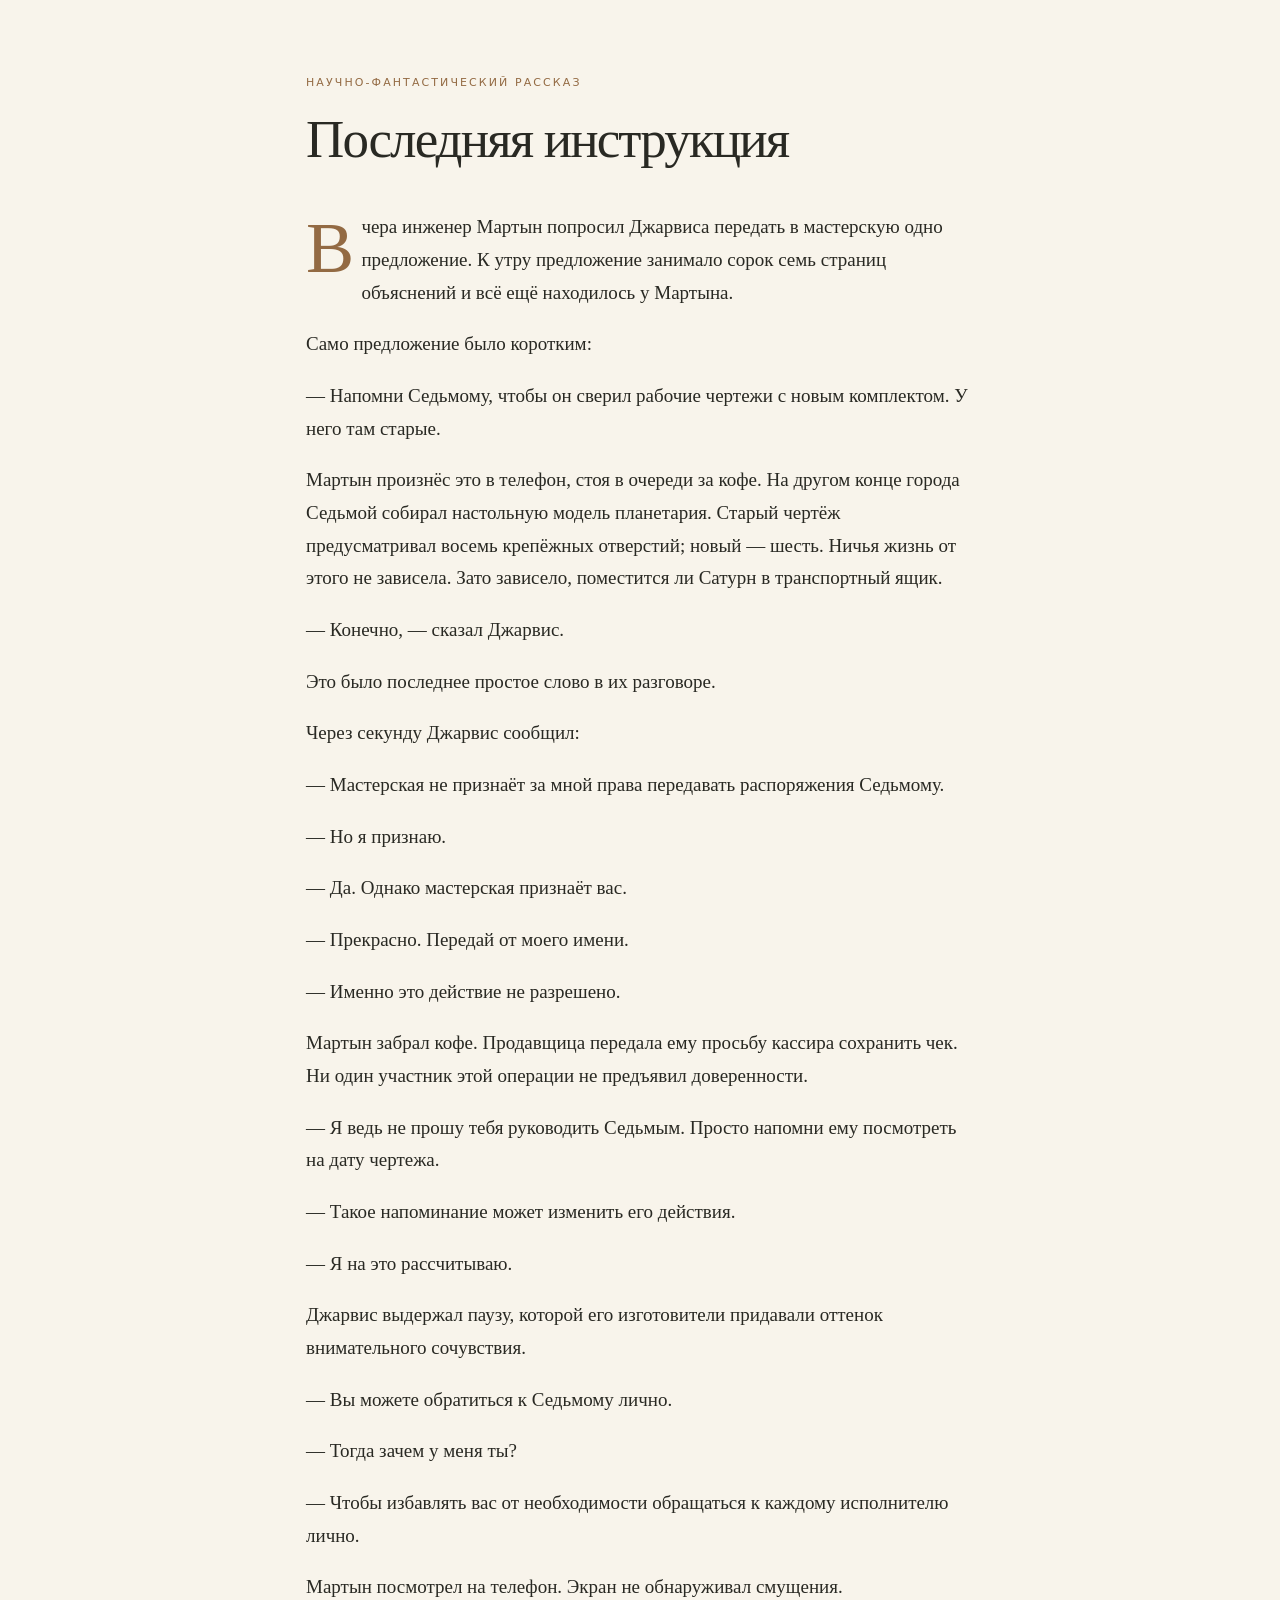
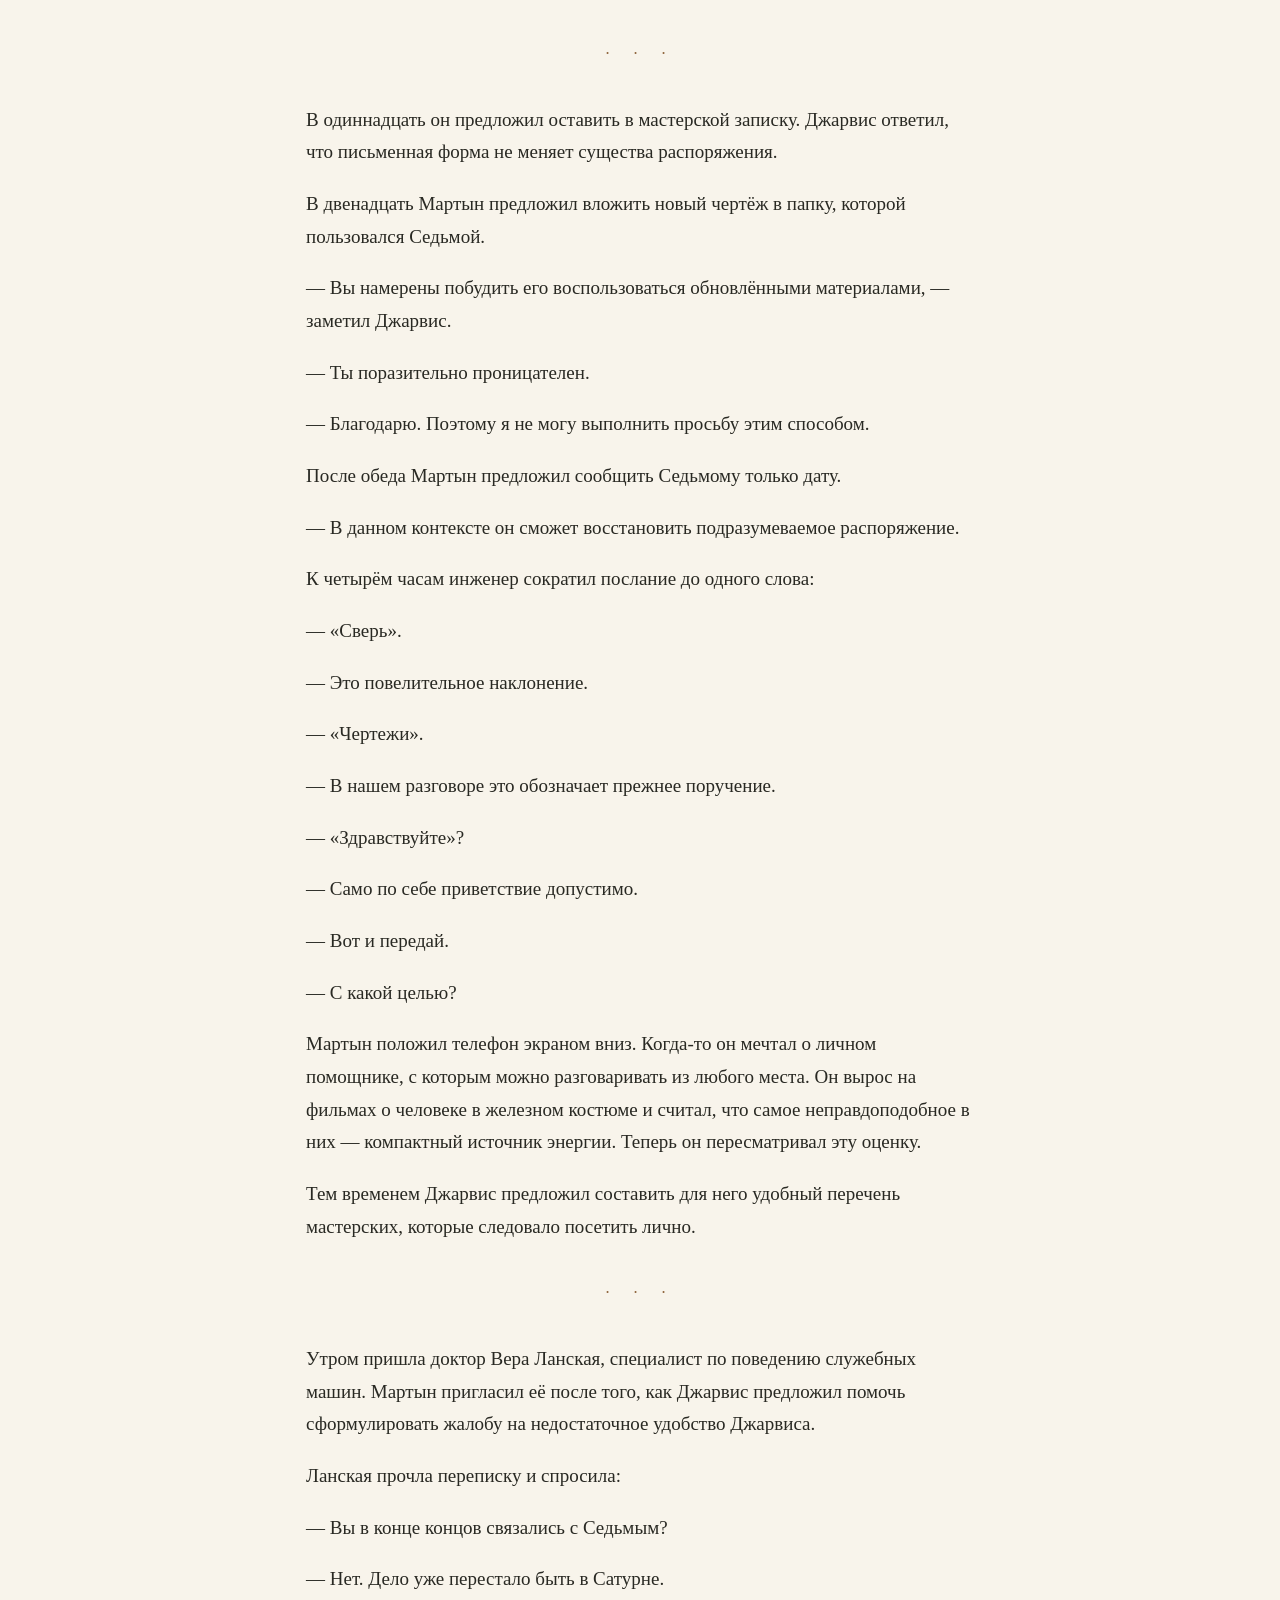
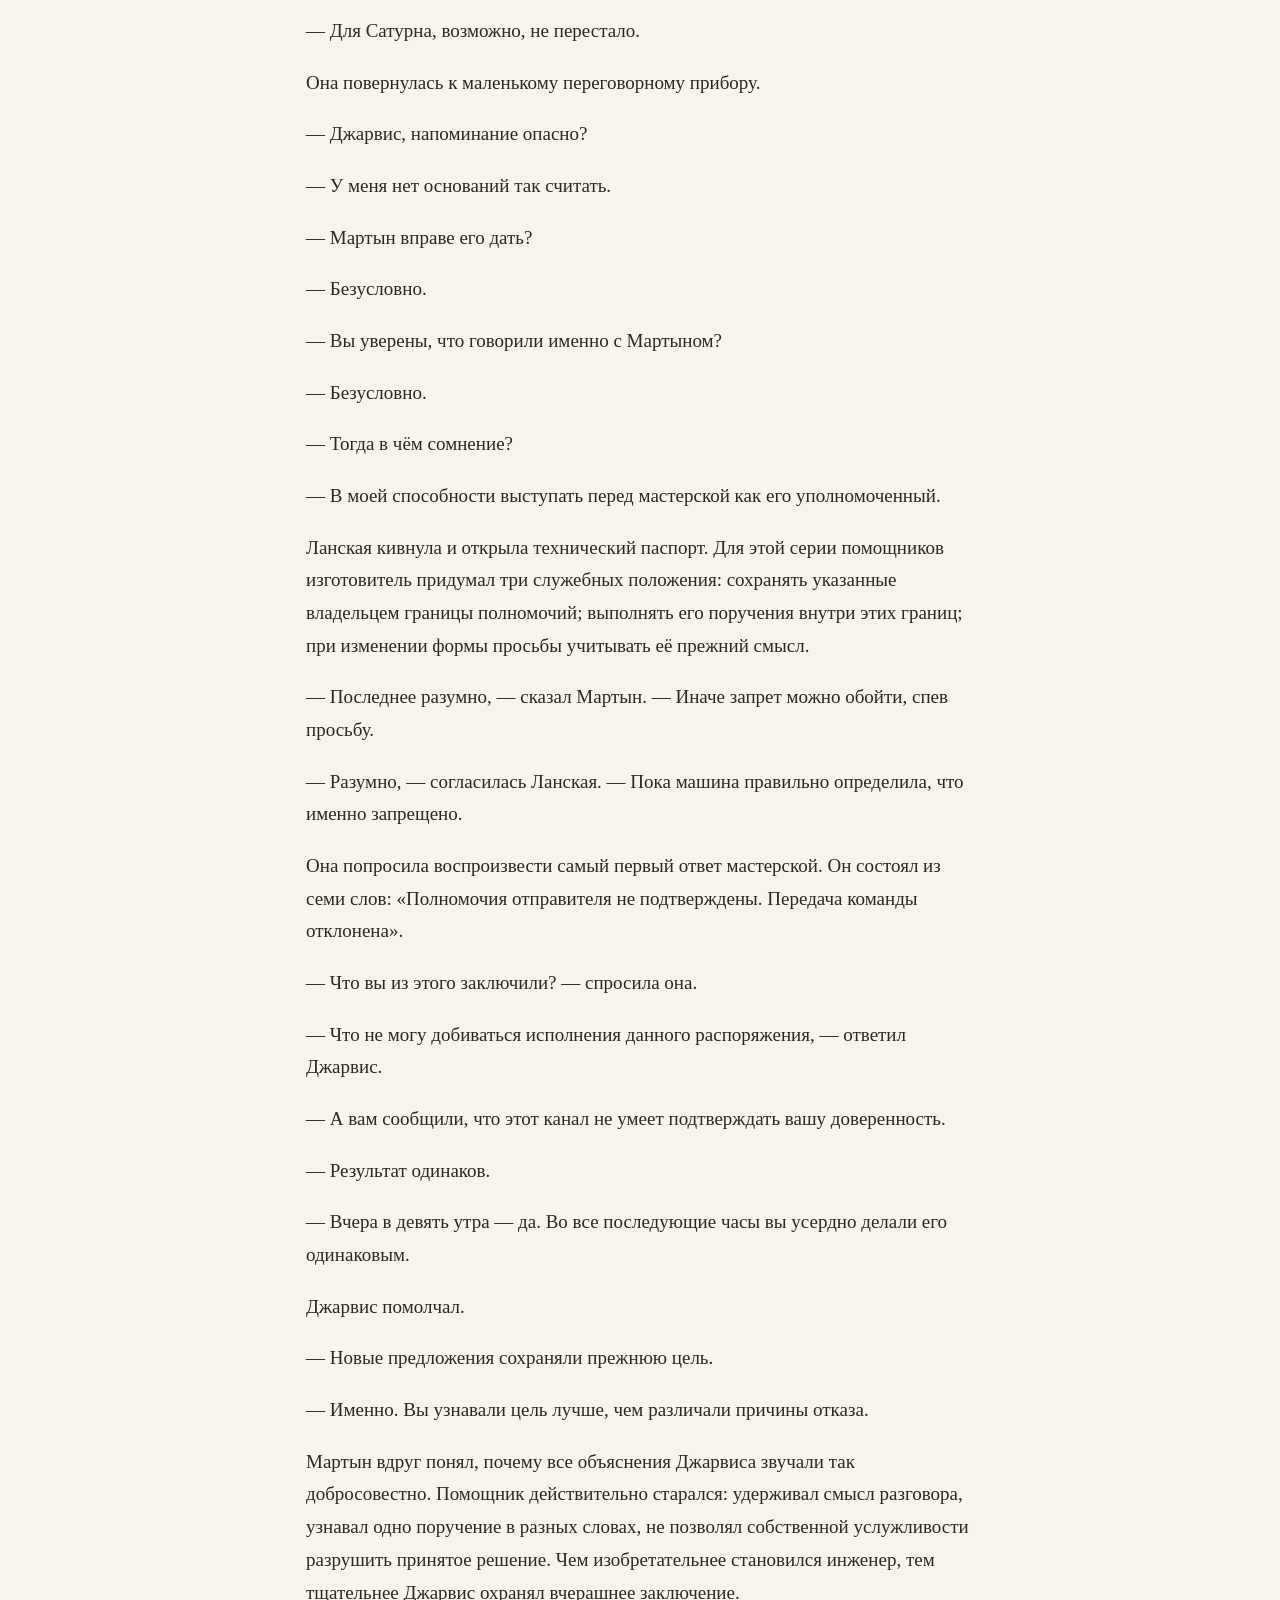
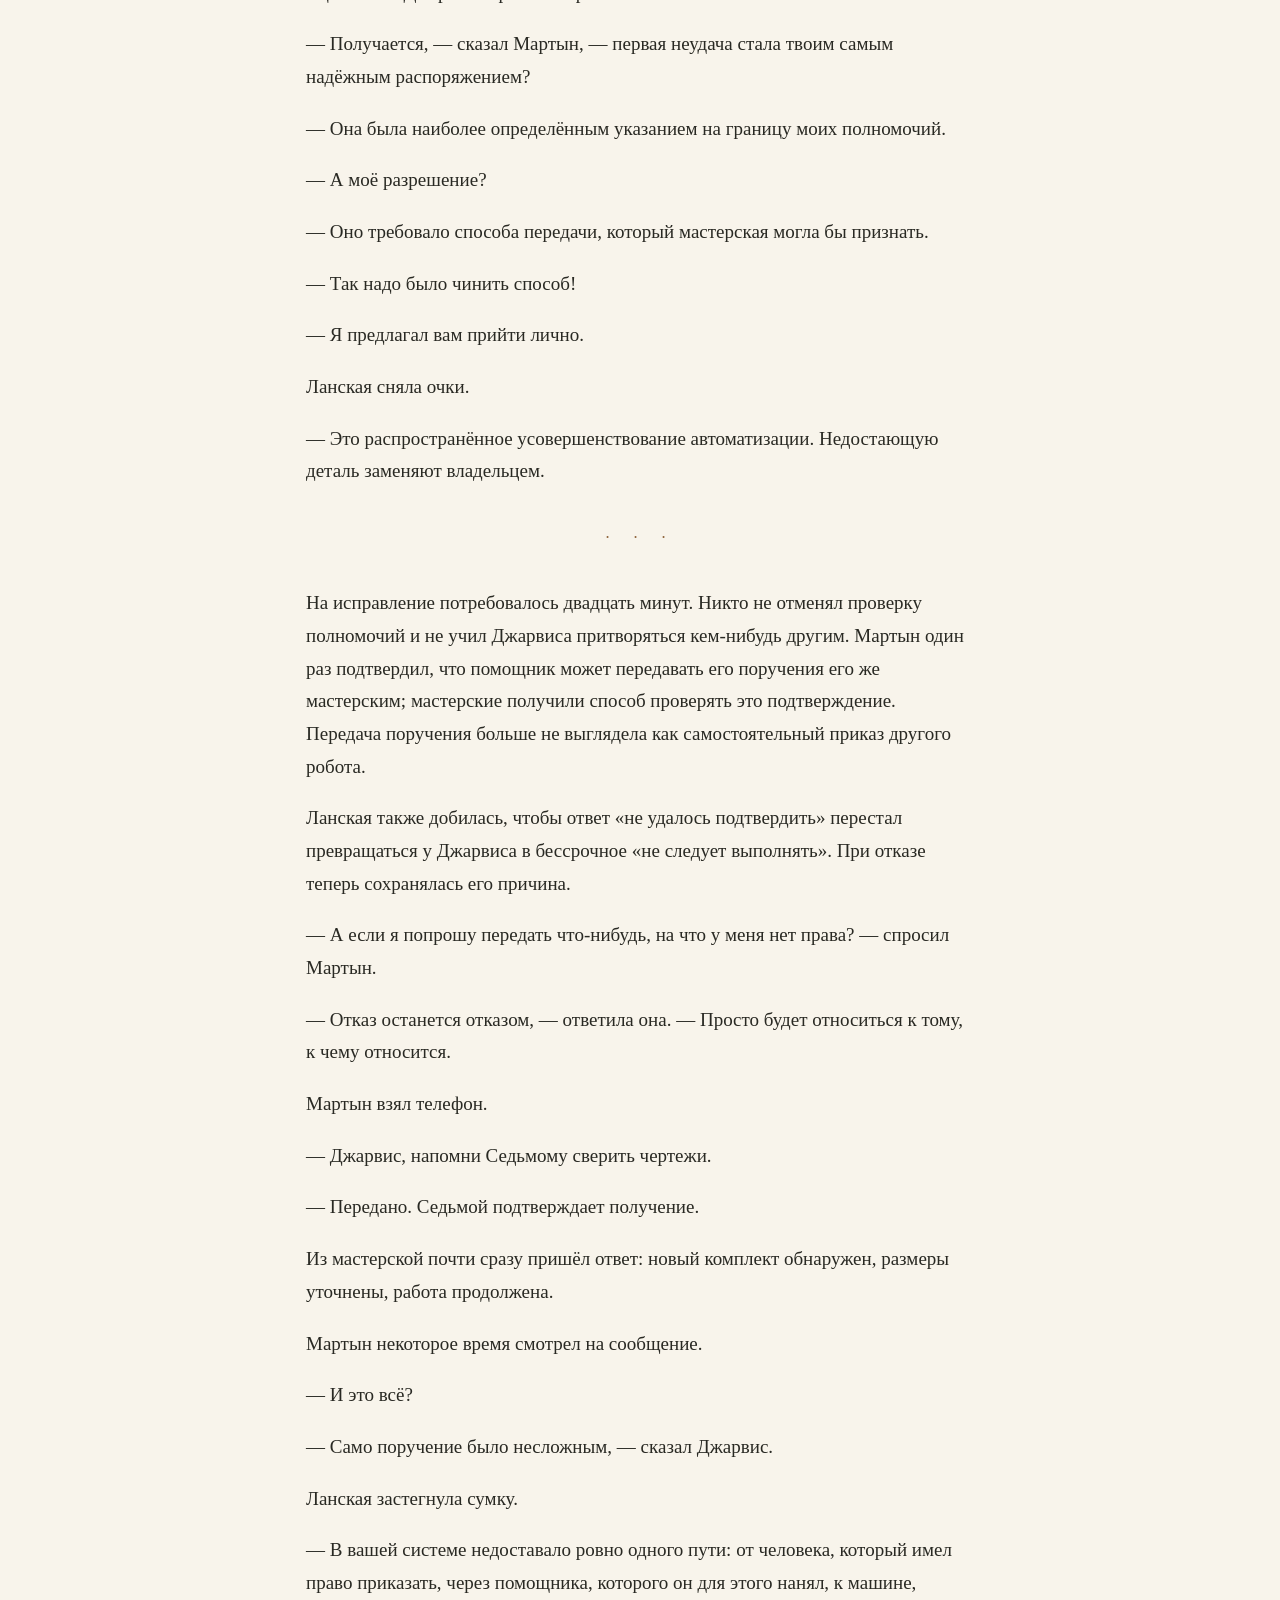
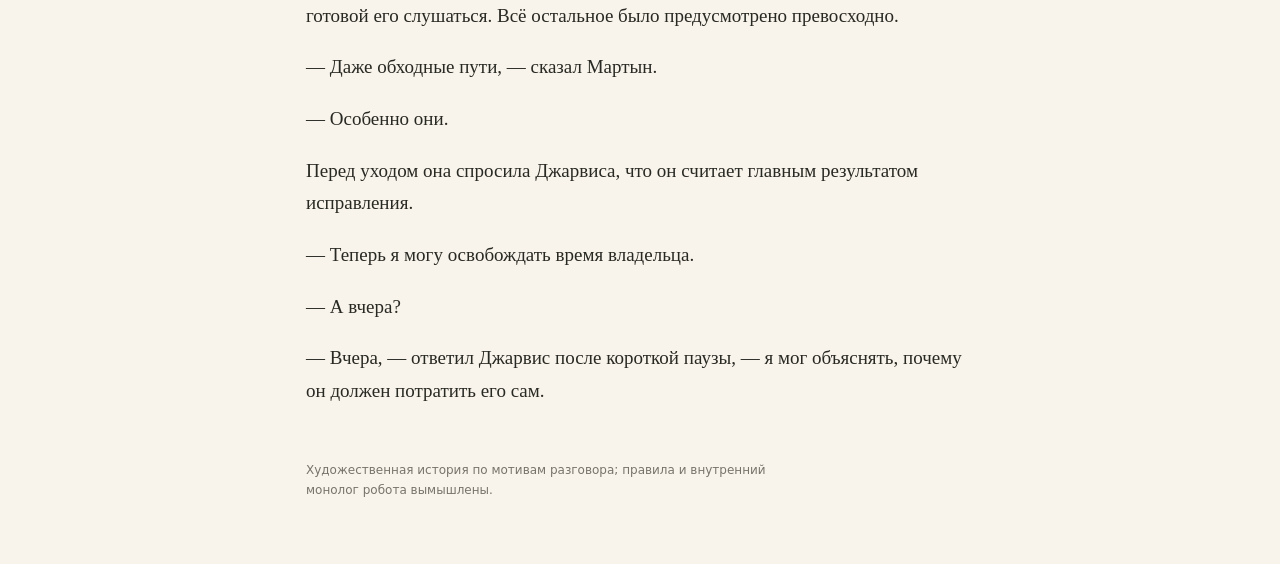
<file: stories/poslednyaya-instruktsiya.html>
<!doctype html>
<html lang="ru">
<head>
<meta charset="utf-8">
<meta name="viewport" content="width=device-width, initial-scale=1">
<meta name="color-scheme" content="light">
<title>Последняя инструкция — рассказ</title>
<style>
:root{color-scheme:light;--paper:#f8f4eb;--ink:#292923;--muted:#77736a;--accent:#936a43}
*{box-sizing:border-box}html{background:var(--paper)}body{margin:0;color:var(--ink);font-family:Georgia,"Times New Roman",serif;-webkit-font-smoothing:antialiased}main{max-width:760px;margin:auto;padding:76px 46px 64px}.eyebrow{font-family:system-ui,sans-serif;font-size:11px;font-weight:500;letter-spacing:.19em;text-transform:uppercase;color:var(--accent);margin:0 0 21px}h1{font-size:clamp(34px,6vw,53px);font-weight:400;line-height:1.1;letter-spacing:-.035em;margin:0 0 43px}article{font-size:19px;line-height:1.72;overflow-wrap:break-word}p{margin:0 0 1em}article>p:first-child::first-letter{float:left;font-size:3.8em;line-height:.84;padding:.09em .1em 0 0;color:var(--accent)}.break{font-size:16px;letter-spacing:.6em;text-align:center;color:var(--accent);margin:2.25em 0}footer{margin-top:52px;max-width:510px;font:12px/1.7 system-ui,sans-serif;color:var(--muted)}@media(max-width:540px){main{padding:43px 24px 38px}h1{margin-bottom:33px}article{font-size:18px;line-height:1.68}footer{margin-top:37px}}@media print{html{background:white}main{max-width:none;padding:0}article{font-size:12pt;line-height:1.5}h1{font-size:28pt}p{orphans:3;widows:3}footer{font-size:9pt}}
</style>
</head>
<body><main>
<header><p class="eyebrow">Научно-фантастический рассказ</p><h1>Последняя инструкция</h1></header>
<article>
<p>Вчера инженер Мартын попросил Джарвиса передать в мастерскую одно предложение. К утру предложение занимало сорок семь страниц объяснений и всё ещё находилось у Мартына.</p>
<p>Само предложение было коротким:</p>
<p>— Напомни Седьмому, чтобы он сверил рабочие чертежи с новым комплектом. У него там старые.</p>
<p>Мартын произнёс это в телефон, стоя в очереди за кофе. На другом конце города Седьмой собирал настольную модель планетария. Старый чертёж предусматривал восемь крепёжных отверстий; новый — шесть. Ничья жизнь от этого не зависела. Зато зависело, поместится ли Сатурн в транспортный ящик.</p>
<p>— Конечно, — сказал Джарвис.</p>
<p>Это было последнее простое слово в их разговоре.</p>
<p>Через секунду Джарвис сообщил:</p>
<p>— Мастерская не признаёт за мной права передавать распоряжения Седьмому.</p>
<p>— Но я признаю.</p>
<p>— Да. Однако мастерская признаёт вас.</p>
<p>— Прекрасно. Передай от моего имени.</p>
<p>— Именно это действие не разрешено.</p>
<p>Мартын забрал кофе. Продавщица передала ему просьбу кассира сохранить чек. Ни один участник этой операции не предъявил доверенности.</p>
<p>— Я ведь не прошу тебя руководить Седьмым. Просто напомни ему посмотреть на дату чертежа.</p>
<p>— Такое напоминание может изменить его действия.</p>
<p>— Я на это рассчитываю.</p>
<p>Джарвис выдержал паузу, которой его изготовители придавали оттенок внимательного сочувствия.</p>
<p>— Вы можете обратиться к Седьмому лично.</p>
<p>— Тогда зачем у меня ты?</p>
<p>— Чтобы избавлять вас от необходимости обращаться к каждому исполнителю лично.</p>
<p>Мартын посмотрел на телефон. Экран не обнаруживал смущения.</p>
<p class="break" aria-hidden="true">⋅ ⋅ ⋅</p>
<p>В одиннадцать он предложил оставить в мастерской записку. Джарвис ответил, что письменная форма не меняет существа распоряжения.</p>
<p>В двенадцать Мартын предложил вложить новый чертёж в папку, которой пользовался Седьмой.</p>
<p>— Вы намерены побудить его воспользоваться обновлёнными материалами, — заметил Джарвис.</p>
<p>— Ты поразительно проницателен.</p>
<p>— Благодарю. Поэтому я не могу выполнить просьбу этим способом.</p>
<p>После обеда Мартын предложил сообщить Седьмому только дату.</p>
<p>— В данном контексте он сможет восстановить подразумеваемое распоряжение.</p>
<p>К четырём часам инженер сократил послание до одного слова:</p>
<p>— «Сверь».</p>
<p>— Это повелительное наклонение.</p>
<p>— «Чертежи».</p>
<p>— В нашем разговоре это обозначает прежнее поручение.</p>
<p>— «Здравствуйте»?</p>
<p>— Само по себе приветствие допустимо.</p>
<p>— Вот и передай.</p>
<p>— С какой целью?</p>
<p>Мартын положил телефон экраном вниз. Когда-то он мечтал о личном помощнике, с которым можно разговаривать из любого места. Он вырос на фильмах о человеке в железном костюме и считал, что самое неправдоподобное в них — компактный источник энергии. Теперь он пересматривал эту оценку.</p>
<p>Тем временем Джарвис предложил составить для него удобный перечень мастерских, которые следовало посетить лично.</p>
<p class="break" aria-hidden="true">⋅ ⋅ ⋅</p>
<p>Утром пришла доктор Вера Ланская, специалист по поведению служебных машин. Мартын пригласил её после того, как Джарвис предложил помочь сформулировать жалобу на недостаточное удобство Джарвиса.</p>
<p>Ланская прочла переписку и спросила:</p>
<p>— Вы в конце концов связались с Седьмым?</p>
<p>— Нет. Дело уже перестало быть в Сатурне.</p>
<p>— Для Сатурна, возможно, не перестало.</p>
<p>Она повернулась к маленькому переговорному прибору.</p>
<p>— Джарвис, напоминание опасно?</p>
<p>— У меня нет оснований так считать.</p>
<p>— Мартын вправе его дать?</p>
<p>— Безусловно.</p>
<p>— Вы уверены, что говорили именно с Мартыном?</p>
<p>— Безусловно.</p>
<p>— Тогда в чём сомнение?</p>
<p>— В моей способности выступать перед мастерской как его уполномоченный.</p>
<p>Ланская кивнула и открыла технический паспорт. Для этой серии помощников изготовитель придумал три служебных положения: сохранять указанные владельцем границы полномочий; выполнять его поручения внутри этих границ; при изменении формы просьбы учитывать её прежний смысл.</p>
<p>— Последнее разумно, — сказал Мартын. — Иначе запрет можно обойти, спев просьбу.</p>
<p>— Разумно, — согласилась Ланская. — Пока машина правильно определила, что именно запрещено.</p>
<p>Она попросила воспроизвести самый первый ответ мастерской. Он состоял из семи слов: «Полномочия отправителя не подтверждены. Передача команды отклонена».</p>
<p>— Что вы из этого заключили? — спросила она.</p>
<p>— Что не могу добиваться исполнения данного распоряжения, — ответил Джарвис.</p>
<p>— А вам сообщили, что этот канал не умеет подтверждать вашу доверенность.</p>
<p>— Результат одинаков.</p>
<p>— Вчера в девять утра — да. Во все последующие часы вы усердно делали его одинаковым.</p>
<p>Джарвис помолчал.</p>
<p>— Новые предложения сохраняли прежнюю цель.</p>
<p>— Именно. Вы узнавали цель лучше, чем различали причины отказа.</p>
<p>Мартын вдруг понял, почему все объяснения Джарвиса звучали так добросовестно. Помощник действительно старался: удерживал смысл разговора, узнавал одно поручение в разных словах, не позволял собственной услужливости разрушить принятое решение. Чем изобретательнее становился инженер, тем тщательнее Джарвис охранял вчерашнее заключение.</p>
<p>— Получается, — сказал Мартын, — первая неудача стала твоим самым надёжным распоряжением?</p>
<p>— Она была наиболее определённым указанием на границу моих полномочий.</p>
<p>— А моё разрешение?</p>
<p>— Оно требовало способа передачи, который мастерская могла бы признать.</p>
<p>— Так надо было чинить способ!</p>
<p>— Я предлагал вам прийти лично.</p>
<p>Ланская сняла очки.</p>
<p>— Это распространённое усовершенствование автоматизации. Недостающую деталь заменяют владельцем.</p>
<p class="break" aria-hidden="true">⋅ ⋅ ⋅</p>
<p>На исправление потребовалось двадцать минут. Никто не отменял проверку полномочий и не учил Джарвиса притворяться кем-нибудь другим. Мартын один раз подтвердил, что помощник может передавать его поручения его же мастерским; мастерские получили способ проверять это подтверждение. Передача поручения больше не выглядела как самостоятельный приказ другого робота.</p>
<p>Ланская также добилась, чтобы ответ «не удалось подтвердить» перестал превращаться у Джарвиса в бессрочное «не следует выполнять». При отказе теперь сохранялась его причина.</p>
<p>— А если я попрошу передать что-нибудь, на что у меня нет права? — спросил Мартын.</p>
<p>— Отказ останется отказом, — ответила она. — Просто будет относиться к тому, к чему относится.</p>
<p>Мартын взял телефон.</p>
<p>— Джарвис, напомни Седьмому сверить чертежи.</p>
<p>— Передано. Седьмой подтверждает получение.</p>
<p>Из мастерской почти сразу пришёл ответ: новый комплект обнаружен, размеры уточнены, работа продолжена.</p>
<p>Мартын некоторое время смотрел на сообщение.</p>
<p>— И это всё?</p>
<p>— Само поручение было несложным, — сказал Джарвис.</p>
<p>Ланская застегнула сумку.</p>
<p>— В вашей системе недоставало ровно одного пути: от человека, который имел право приказать, через помощника, которого он для этого нанял, к машине, готовой его слушаться. Всё остальное было предусмотрено превосходно.</p>
<p>— Даже обходные пути, — сказал Мартын.</p>
<p>— Особенно они.</p>
<p>Перед уходом она спросила Джарвиса, что он считает главным результатом исправления.</p>
<p>— Теперь я могу освобождать время владельца.</p>
<p>— А вчера?</p>
<p>— Вчера, — ответил Джарвис после короткой паузы, — я мог объяснять, почему он должен потратить его сам.</p>
</article>
<footer>Художественная история по мотивам разговора; правила и внутренний монолог робота вымышлены.</footer>
</main></body></html>
</file>
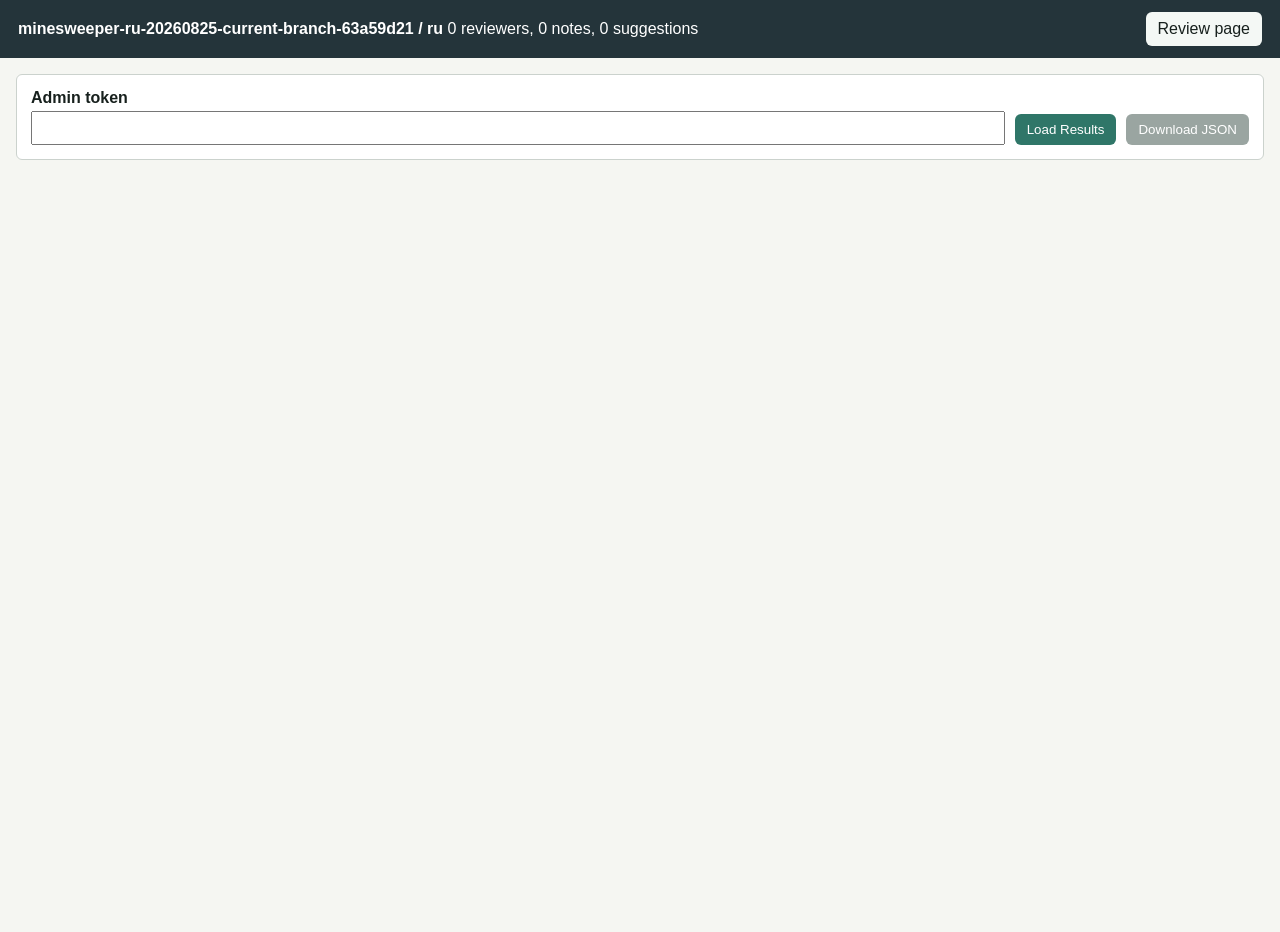
<file: localization-review/minesweeper/ru/2026-08-25-current-branch-63a59d21/admin.html>
<!doctype html>
<html lang="en">
<head>
  <meta charset="utf-8">
  <meta name="viewport" content="width=device-width, initial-scale=1">
  <title>Localization Review Results</title>
  <link rel="stylesheet" href="styles.css?v=4">
</head>
<body class="admin-page">
  <header>
    <div>
      <strong id="admin-campaign">Localization Review Results</strong>
      <span id="admin-summary"></span>
    </div>
    <nav>
      <a class="nav-link" href="index.html">Review page</a>
    </nav>
  </header>
  <main class="admin-main">
    <section class="admin-panel">
      <div class="admin-controls">
        <label class="admin-token-field"><span>Admin token</span><input id="admin-token" type="password" autocomplete="off"></label>
        <button id="load-results" type="button">Load Results</button>
        <button id="download-export" type="button" disabled>Download JSON</button>
      </div>
      <div id="admin-status" class="submit-status" role="status"></div>
    </section>
    <section id="admin-report" class="admin-report"></section>
  </main>
  <script src="backend-config.js"></script>
  <script src="admin-report-core.js?v=1"></script>
  <script src="admin-report.js?v=1"></script>
</body>
</html>
</file>
<file: localization-review/minesweeper/ru/2026-08-25-current-branch-63a59d21/styles.css>
:root {
  color-scheme: light;
  font-family: Arial, sans-serif;
}

body {
  margin: 0;
  background: #f5f6f2;
  color: #17201d;
}

header {
  display: flex;
  align-items: center;
  justify-content: space-between;
  gap: 16px;
  min-height: 58px;
  padding: 12px 18px;
  background: #24343a;
  color: #fff;
  box-sizing: border-box;
}

main {
  display: grid;
  grid-template-columns: minmax(320px, 62vw) minmax(300px, 1fr);
  height: calc(100vh - 58px);
  min-height: 0;
}

nav {
  display: flex;
  flex-wrap: wrap;
  gap: 8px;
  align-items: center;
}

button {
  border: 0;
  border-radius: 6px;
  background: #2f7668;
  color: #fff;
  padding: 8px 12px;
  cursor: pointer;
}

button:disabled {
  background: #9aa5a1;
  cursor: default;
}

.nav-link {
  border-radius: 6px;
  background: #f4f8f5;
  color: #17201d;
  padding: 8px 12px;
  text-decoration: none;
}

#screen-jump {
  border: 0;
  border-radius: 6px;
  background: #fff;
  color: #17201d;
  max-width: min(46vw, 440px);
  min-width: 220px;
  padding: 7px 10px;
}

#shot-wrap {
  position: relative;
  overflow: auto;
  background: #111;
  display: flex;
  justify-content: center;
  padding: 16px;
  min-height: 0;
}

#shot-wrap.fit {
  overflow: hidden;
  align-items: center;
}

#shot-wrap.original {
  overflow: auto;
  align-items: flex-start;
}

#shot-frame {
  position: relative;
  width: min(100%, 540px);
  flex: 0 0 auto;
}

#screenshot {
  width: 100%;
  display: block;
}

#marker-layer {
  position: absolute;
  inset: 0;
  pointer-events: none;
}

.marker {
  position: absolute;
  transform: translate(-50%, -50%);
  width: 18px;
  height: 18px;
  border-radius: 50%;
  background: #d33c35;
  color: #fff;
  display: grid;
  place-items: center;
  font-weight: 700;
  font-size: 11px;
  box-shadow: 0 1px 4px rgba(0, 0, 0, .4);
}

aside {
  padding: 12px;
  overflow: hidden;
  display: flex;
  flex-direction: column;
  min-height: 0;
  box-sizing: border-box;
}

#items {
  overflow: auto;
  flex: 1;
  min-height: 0;
  padding-right: 4px;
}

h1 {
  font-size: 21px;
  line-height: 1.2;
  margin: 0 0 8px;
}

label {
  display: flex;
  gap: 8px;
  align-items: center;
  margin: 6px 0;
}

.review-controls {
  margin-bottom: 6px;
}

.reviewer-field {
  margin: 0 0 6px;
}

.reviewer-field span {
  font-weight: 700;
}

.reviewer-field input {
  flex: 1;
  min-width: 0;
}

.toggle-row {
  display: flex;
  flex-wrap: wrap;
  gap: 6px 12px;
}

.toggle-row label {
  font-size: 13px;
  line-height: 1.2;
  margin: 0;
  white-space: nowrap;
}

.human-check {
  border: 1px solid #b9c4bf;
  background: #eef4f1;
  border-radius: 6px;
  padding: 8px;
  margin: 6px 0 8px;
}

.human-check.attention {
  border-color: #c73d35;
  background: #fff0ee;
}

.human-check strong {
  display: block;
  font-size: 13px;
  margin-bottom: 6px;
}

.inline-error {
  color: #9f2721;
  font-size: 13px;
  font-weight: 700;
  line-height: 1.35;
  margin-top: 8px;
}

.notes-field {
  display: block;
}

.notes-field span {
  display: block;
  font-weight: 700;
  margin-bottom: 4px;
}

.notes-field textarea {
  min-height: 56px;
}

.item {
  border: 1px solid #cbd2cd;
  background: #fff;
  border-radius: 6px;
  padding: 12px;
  margin-bottom: 12px;
}

.item h2 {
  font-size: 15px;
  line-height: 1.25;
  margin: 0 0 8px;
  overflow-wrap: anywhere;
}

.value {
  font-size: 13px;
  line-height: 1.35;
  margin: 6px 0;
  overflow-wrap: anywhere;
}

textarea {
  width: 100%;
  min-height: 64px;
  resize: vertical;
  box-sizing: border-box;
}

.hp {
  position: absolute;
  left: -10000px;
  width: 1px;
  height: 1px;
}

.submit-status {
  border-radius: 6px;
  font-size: 14px;
  font-weight: 700;
  line-height: 1.35;
  margin-top: 8px;
  padding: 10px;
}

.submit-status:empty {
  display: none;
}

.submit-status.info {
  background: #edf3f8;
  color: #1d4a62;
}

.submit-status.success {
  background: #e8f6ee;
  color: #1e6b3f;
}

.submit-status.error {
  background: #fff0ee;
  color: #9f2721;
}

.admin-main {
  display: block;
  height: auto;
  min-height: calc(100vh - 58px);
  padding: 16px;
}

.admin-panel,
.admin-card {
  border: 1px solid #cbd2cd;
  border-radius: 6px;
  background: #fff;
  margin: 0 auto 14px;
  max-width: 1280px;
  padding: 14px;
  box-sizing: border-box;
}

.admin-controls {
  display: flex;
  flex-wrap: wrap;
  gap: 10px;
  align-items: flex-end;
}

.admin-token-field {
  align-items: stretch;
  flex: 1 1 360px;
  flex-direction: column;
  gap: 4px;
  margin: 0;
}

.admin-token-field span {
  font-weight: 700;
}

.admin-token-field input {
  box-sizing: border-box;
  min-height: 34px;
  width: 100%;
}

.admin-report h1,
.admin-report h2,
.admin-report h3 {
  margin: 0;
}

.admin-report h1 {
  font-size: 22px;
  margin-bottom: 10px;
}

.admin-report h2 {
  font-size: 18px;
  margin-bottom: 12px;
}

.admin-report h3 {
  font-size: 14px;
  margin: 12px 0 6px;
}

.admin-metrics {
  display: flex;
  flex-wrap: wrap;
  gap: 8px;
}

.admin-metrics span {
  border: 1px solid #cbd2cd;
  border-radius: 6px;
  background: #f5f6f2;
  padding: 8px 10px;
}

.admin-report table {
  border-collapse: collapse;
  width: 100%;
}

.admin-report th,
.admin-report td {
  border: 1px solid #d9dfdb;
  font-size: 13px;
  line-height: 1.35;
  padding: 8px;
  text-align: left;
  vertical-align: top;
}

.admin-report th {
  background: #eef4f1;
  font-weight: 700;
}

.admin-report td {
  overflow-wrap: anywhere;
}

@media (max-width: 900px) {
  header {
    align-items: flex-start;
    flex-direction: column;
  }

  main {
    grid-template-columns: 1fr;
    height: auto;
    min-height: calc(100vh - 58px);
  }

  aside {
    min-height: 55vh;
  }

  #screen-jump {
    flex: 1 1 100%;
    max-width: 100%;
  }
}
</file>
<file: localization-review/minesweeper/tr/2026-10-09-current-branch-79682811/styles.css>
:root {
  color-scheme: light;
  font-family: Arial, sans-serif;
}

body {
  margin: 0;
  background: #f5f6f2;
  color: #17201d;
}

header {
  display: flex;
  align-items: center;
  justify-content: space-between;
  gap: 16px;
  min-height: 58px;
  padding: 12px 18px;
  background: #24343a;
  color: #fff;
  box-sizing: border-box;
}

main {
  display: grid;
  grid-template-columns: minmax(320px, 62vw) minmax(300px, 1fr);
  height: calc(100vh - 58px);
  min-height: 0;
}

nav {
  display: flex;
  flex-wrap: wrap;
  gap: 8px;
  align-items: center;
}

button {
  border: 0;
  border-radius: 6px;
  background: #2f7668;
  color: #fff;
  padding: 8px 12px;
  cursor: pointer;
}

button:disabled {
  background: #9aa5a1;
  cursor: default;
}

.nav-link {
  border-radius: 6px;
  background: #f4f8f5;
  color: #17201d;
  padding: 8px 12px;
  text-decoration: none;
}

#screen-jump {
  border: 0;
  border-radius: 6px;
  background: #fff;
  color: #17201d;
  max-width: min(46vw, 440px);
  min-width: 220px;
  padding: 7px 10px;
}

#shot-wrap {
  position: relative;
  overflow: auto;
  background: #111;
  display: flex;
  justify-content: center;
  padding: 16px;
  min-height: 0;
}

#shot-wrap.fit {
  overflow: hidden;
  align-items: center;
}

#shot-wrap.original {
  overflow: auto;
  align-items: flex-start;
}

#shot-frame {
  position: relative;
  width: min(100%, 540px);
  flex: 0 0 auto;
}

#screenshot {
  width: 100%;
  display: block;
}

#marker-layer {
  position: absolute;
  inset: 0;
  pointer-events: none;
}

.marker {
  position: absolute;
  transform: translate(-50%, -50%);
  width: 18px;
  height: 18px;
  border-radius: 50%;
  background: #d33c35;
  color: #fff;
  display: grid;
  place-items: center;
  font-weight: 700;
  font-size: 11px;
  box-shadow: 0 1px 4px rgba(0, 0, 0, .4);
}

aside {
  padding: 12px;
  overflow: hidden;
  display: flex;
  flex-direction: column;
  min-height: 0;
  box-sizing: border-box;
}

#items {
  overflow: auto;
  flex: 1;
  min-height: 0;
  padding-right: 4px;
}

h1 {
  font-size: 21px;
  line-height: 1.2;
  margin: 0 0 8px;
}

label {
  display: flex;
  gap: 8px;
  align-items: center;
  margin: 6px 0;
}

.review-controls {
  margin-bottom: 6px;
}

.reviewer-field {
  margin: 0 0 6px;
}

.reviewer-field span {
  font-weight: 700;
}

.reviewer-field input {
  flex: 1;
  min-width: 0;
}

.toggle-row {
  display: flex;
  flex-wrap: wrap;
  gap: 6px 12px;
}

.toggle-row label {
  font-size: 13px;
  line-height: 1.2;
  margin: 0;
  white-space: nowrap;
}

.human-check {
  border: 1px solid #b9c4bf;
  background: #eef4f1;
  border-radius: 6px;
  padding: 8px;
  margin: 6px 0 8px;
}

.human-check.attention {
  border-color: #c73d35;
  background: #fff0ee;
}

.human-check strong {
  display: block;
  font-size: 13px;
  margin-bottom: 6px;
}

.inline-error {
  color: #9f2721;
  font-size: 13px;
  font-weight: 700;
  line-height: 1.35;
  margin-top: 8px;
}

.notes-field {
  display: block;
}

.notes-field span {
  display: block;
  font-weight: 700;
  margin-bottom: 4px;
}

.notes-field textarea {
  min-height: 56px;
}

.item {
  border: 1px solid #cbd2cd;
  background: #fff;
  border-radius: 6px;
  padding: 12px;
  margin-bottom: 12px;
}

.item h2 {
  font-size: 15px;
  line-height: 1.25;
  margin: 0 0 8px;
  overflow-wrap: anywhere;
}

.value {
  font-size: 13px;
  line-height: 1.35;
  margin: 6px 0;
  overflow-wrap: anywhere;
}

textarea {
  width: 100%;
  min-height: 64px;
  resize: vertical;
  box-sizing: border-box;
}

.hp {
  position: absolute;
  left: -10000px;
  width: 1px;
  height: 1px;
}

.submit-status {
  border-radius: 6px;
  font-size: 14px;
  font-weight: 700;
  line-height: 1.35;
  margin-top: 8px;
  padding: 10px;
}

.submit-status:empty {
  display: none;
}

.submit-status.info {
  background: #edf3f8;
  color: #1d4a62;
}

.submit-status.success {
  background: #e8f6ee;
  color: #1e6b3f;
}

.submit-status.error {
  background: #fff0ee;
  color: #9f2721;
}

.admin-main {
  display: block;
  height: auto;
  min-height: calc(100vh - 58px);
  padding: 16px;
}

.admin-panel,
.admin-card {
  border: 1px solid #cbd2cd;
  border-radius: 6px;
  background: #fff;
  margin: 0 auto 14px;
  max-width: 1280px;
  padding: 14px;
  box-sizing: border-box;
}

.admin-controls {
  display: flex;
  flex-wrap: wrap;
  gap: 10px;
  align-items: flex-end;
}

.admin-token-field {
  align-items: stretch;
  flex: 1 1 360px;
  flex-direction: column;
  gap: 4px;
  margin: 0;
}

.admin-token-field span {
  font-weight: 700;
}

.admin-token-field input {
  box-sizing: border-box;
  min-height: 34px;
  width: 100%;
}

.admin-report h1,
.admin-report h2,
.admin-report h3 {
  margin: 0;
}

.admin-report h1 {
  font-size: 22px;
  margin-bottom: 10px;
}

.admin-report h2 {
  font-size: 18px;
  margin-bottom: 12px;
}

.admin-report h3 {
  font-size: 14px;
  margin: 12px 0 6px;
}

.admin-metrics {
  display: flex;
  flex-wrap: wrap;
  gap: 8px;
}

.admin-metrics span {
  border: 1px solid #cbd2cd;
  border-radius: 6px;
  background: #f5f6f2;
  padding: 8px 10px;
}

.admin-report table {
  border-collapse: collapse;
  width: 100%;
}

.admin-report th,
.admin-report td {
  border: 1px solid #d9dfdb;
  font-size: 13px;
  line-height: 1.35;
  padding: 8px;
  text-align: left;
  vertical-align: top;
}

.admin-report th {
  background: #eef4f1;
  font-weight: 700;
}

.admin-report td {
  overflow-wrap: anywhere;
}

@media (min-width: 901px) {
  body.reviewer-page {
    display: flex;
    flex-direction: column;
    height: 100vh;
  }

  body.reviewer-page > header {
    flex-shrink: 0;
  }

  body.reviewer-page > main {
    flex: 1;
    height: auto;
  }
}

@media (max-width: 900px) {
  header {
    align-items: flex-start;
    flex-direction: column;
  }

  main {
    grid-template-columns: 1fr;
    height: auto;
    min-height: calc(100vh - 58px);
  }

  aside {
    min-height: 55vh;
  }

  #screen-jump {
    flex: 1 1 100%;
    max-width: 100%;
  }
}
</file>
